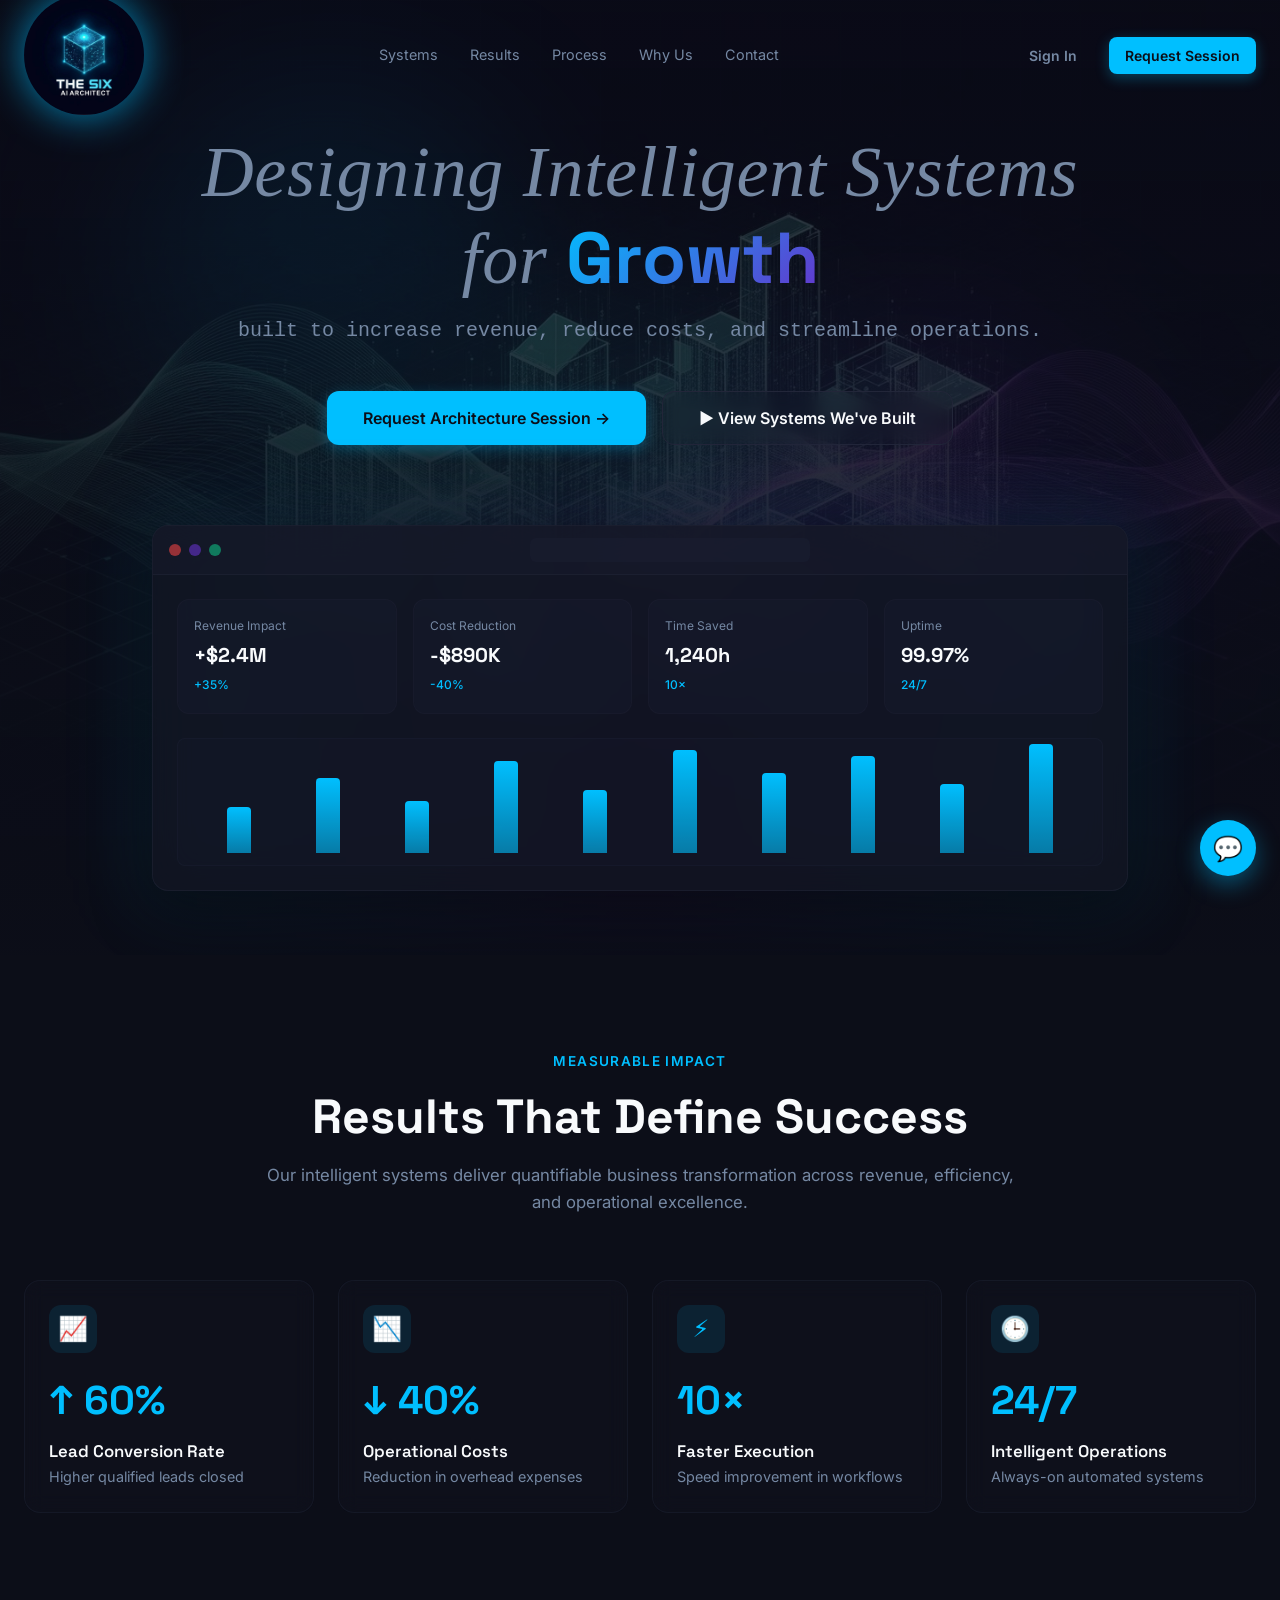
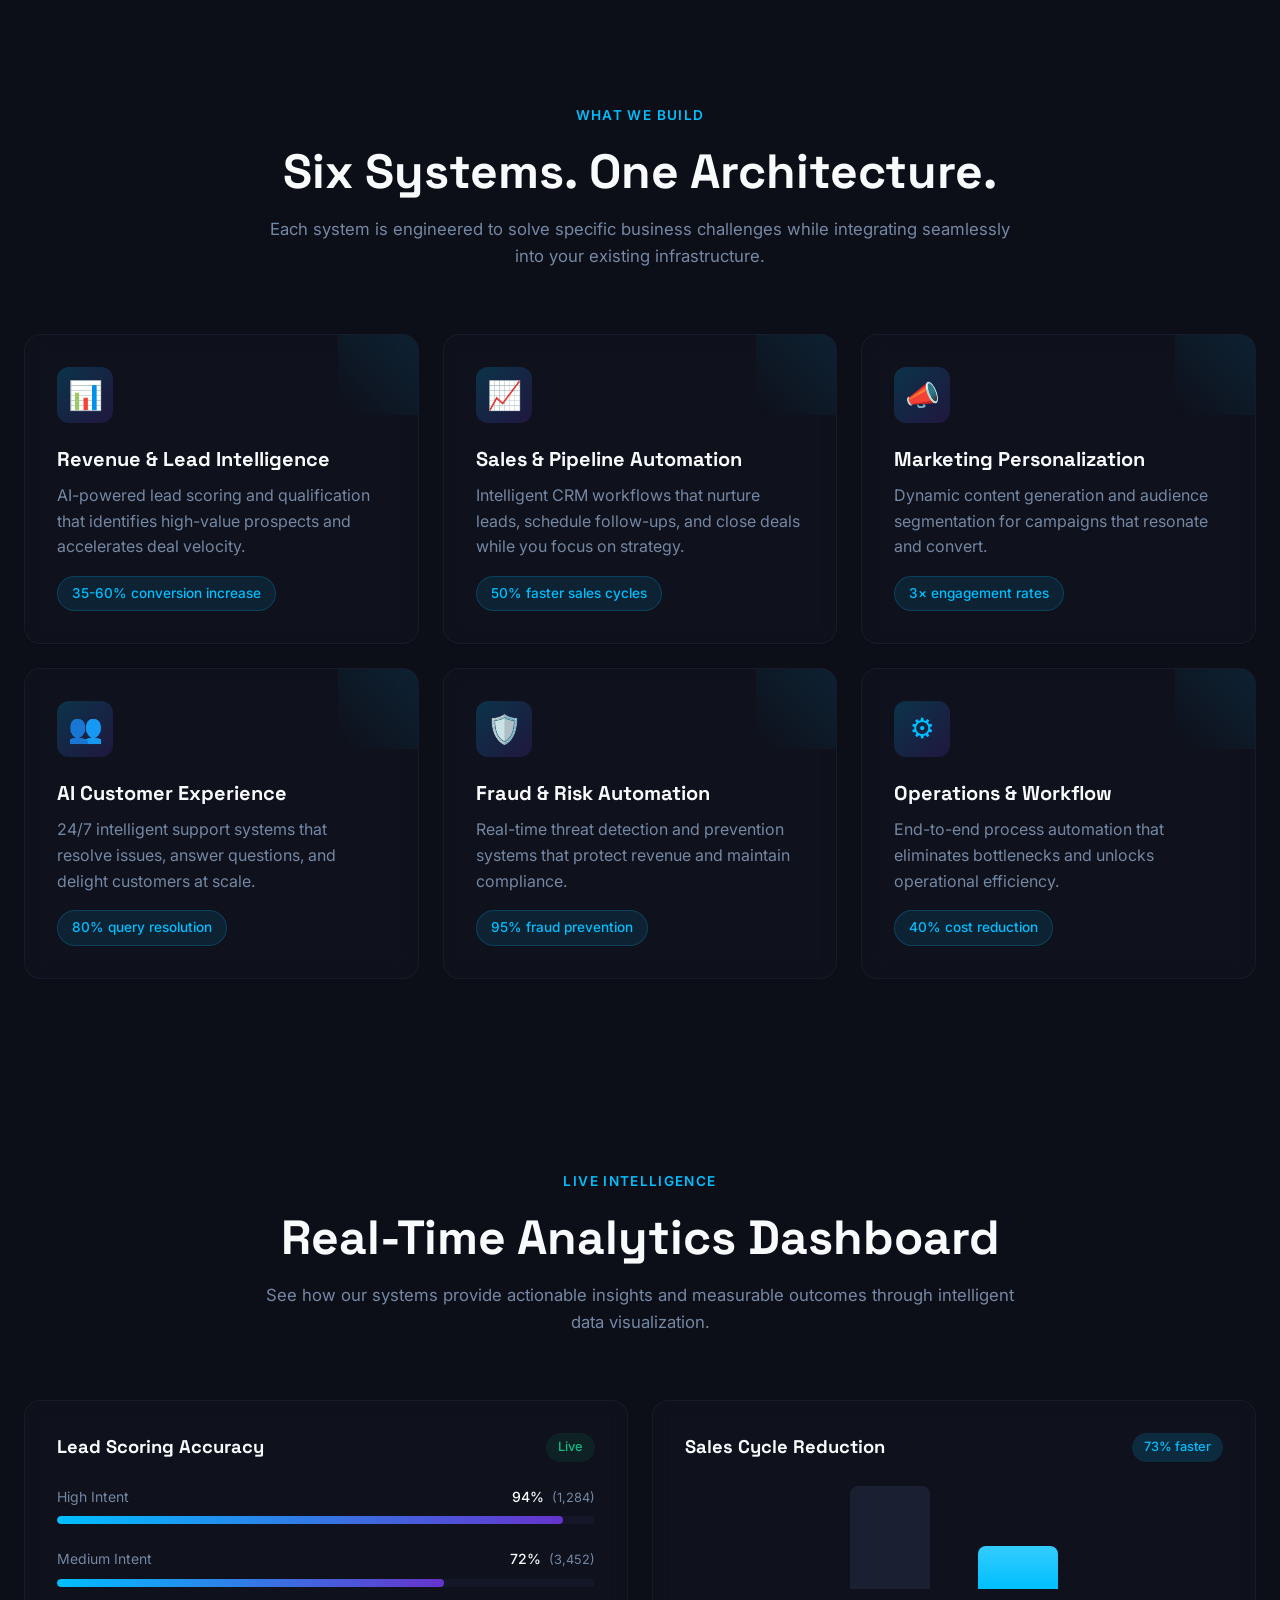
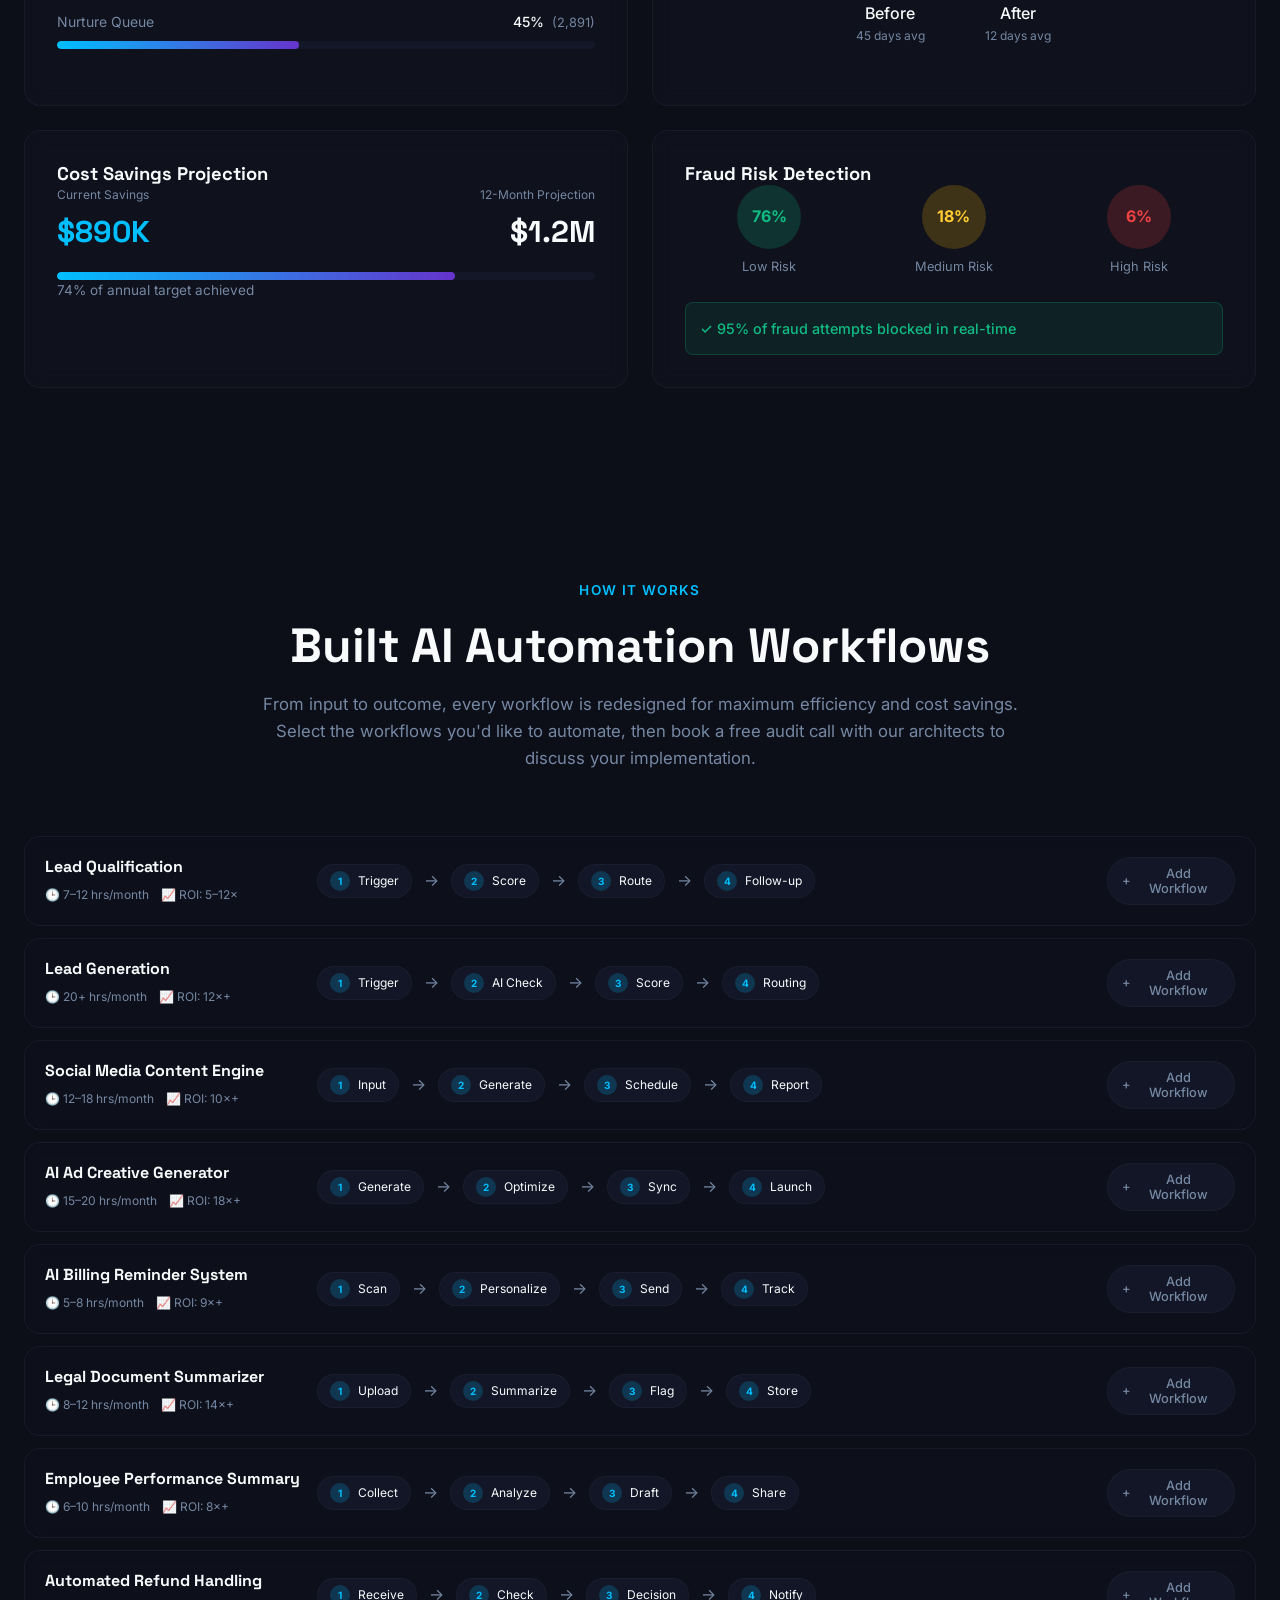
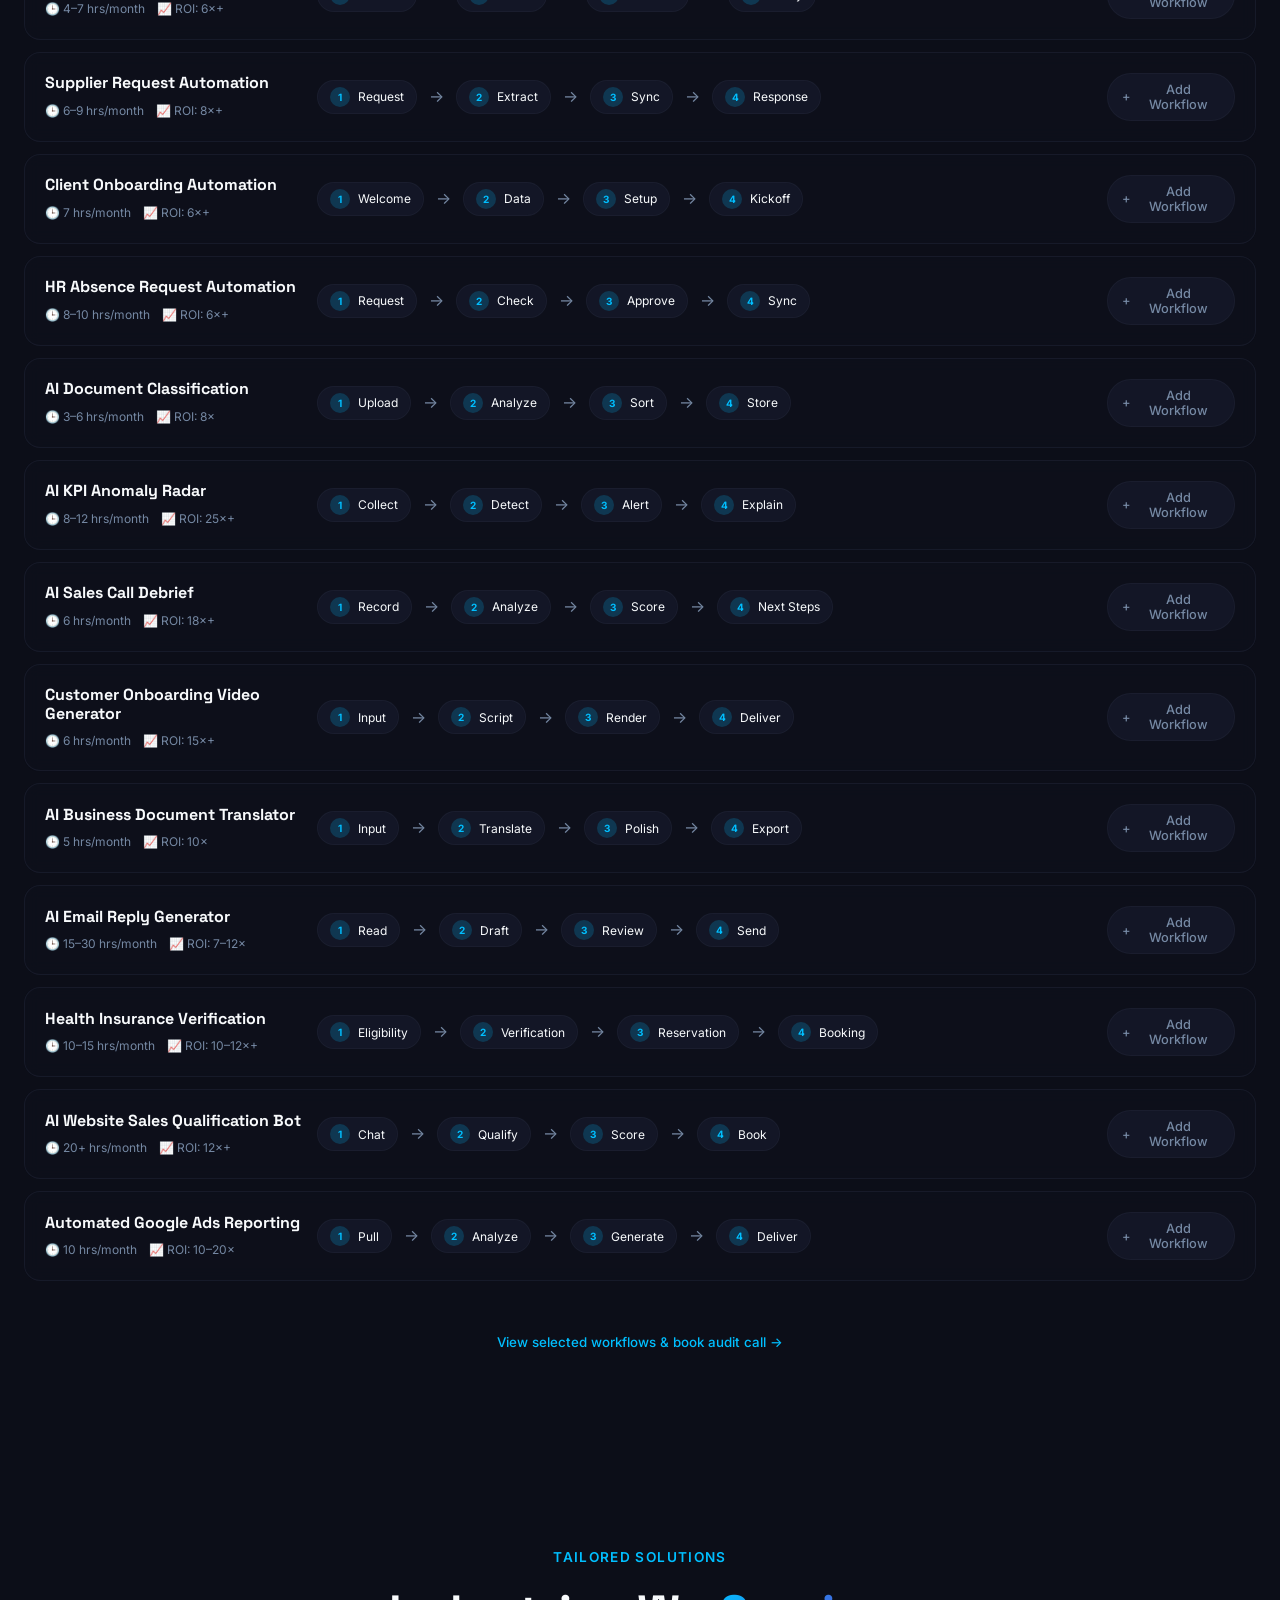
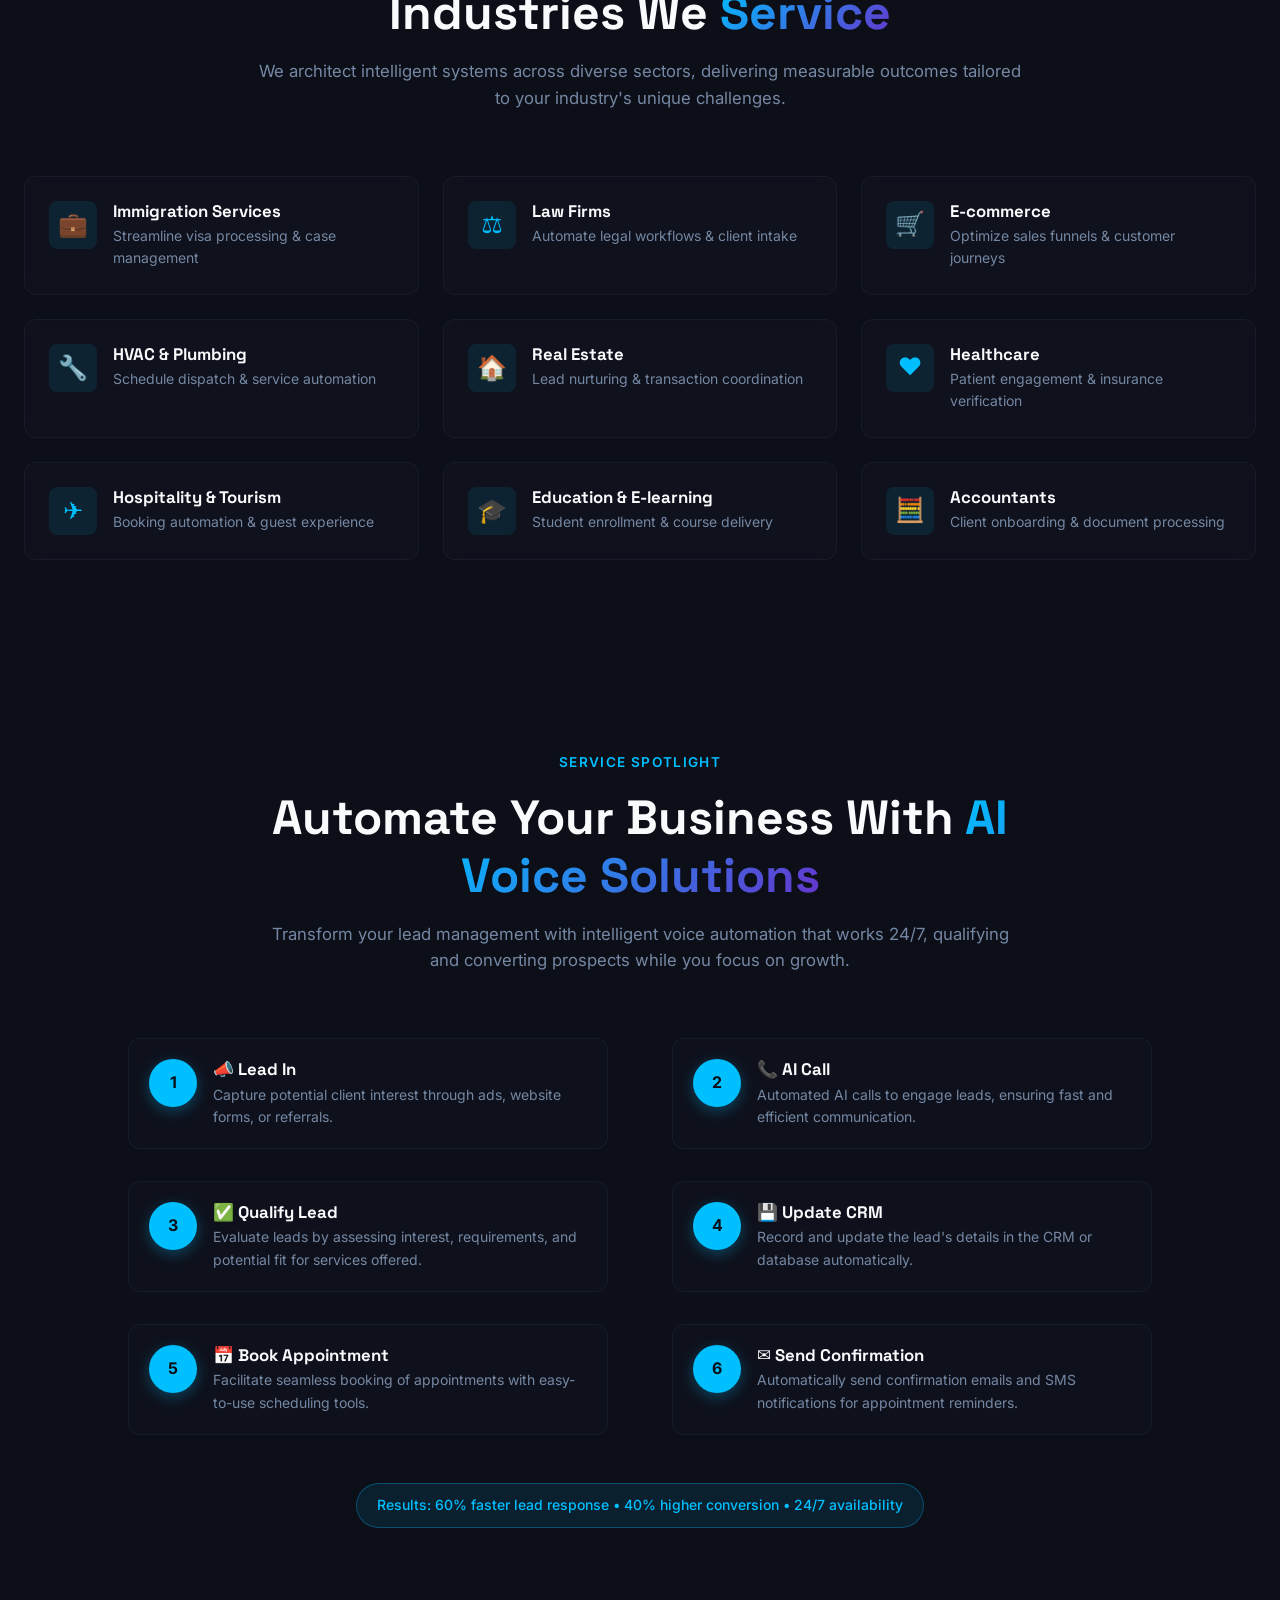
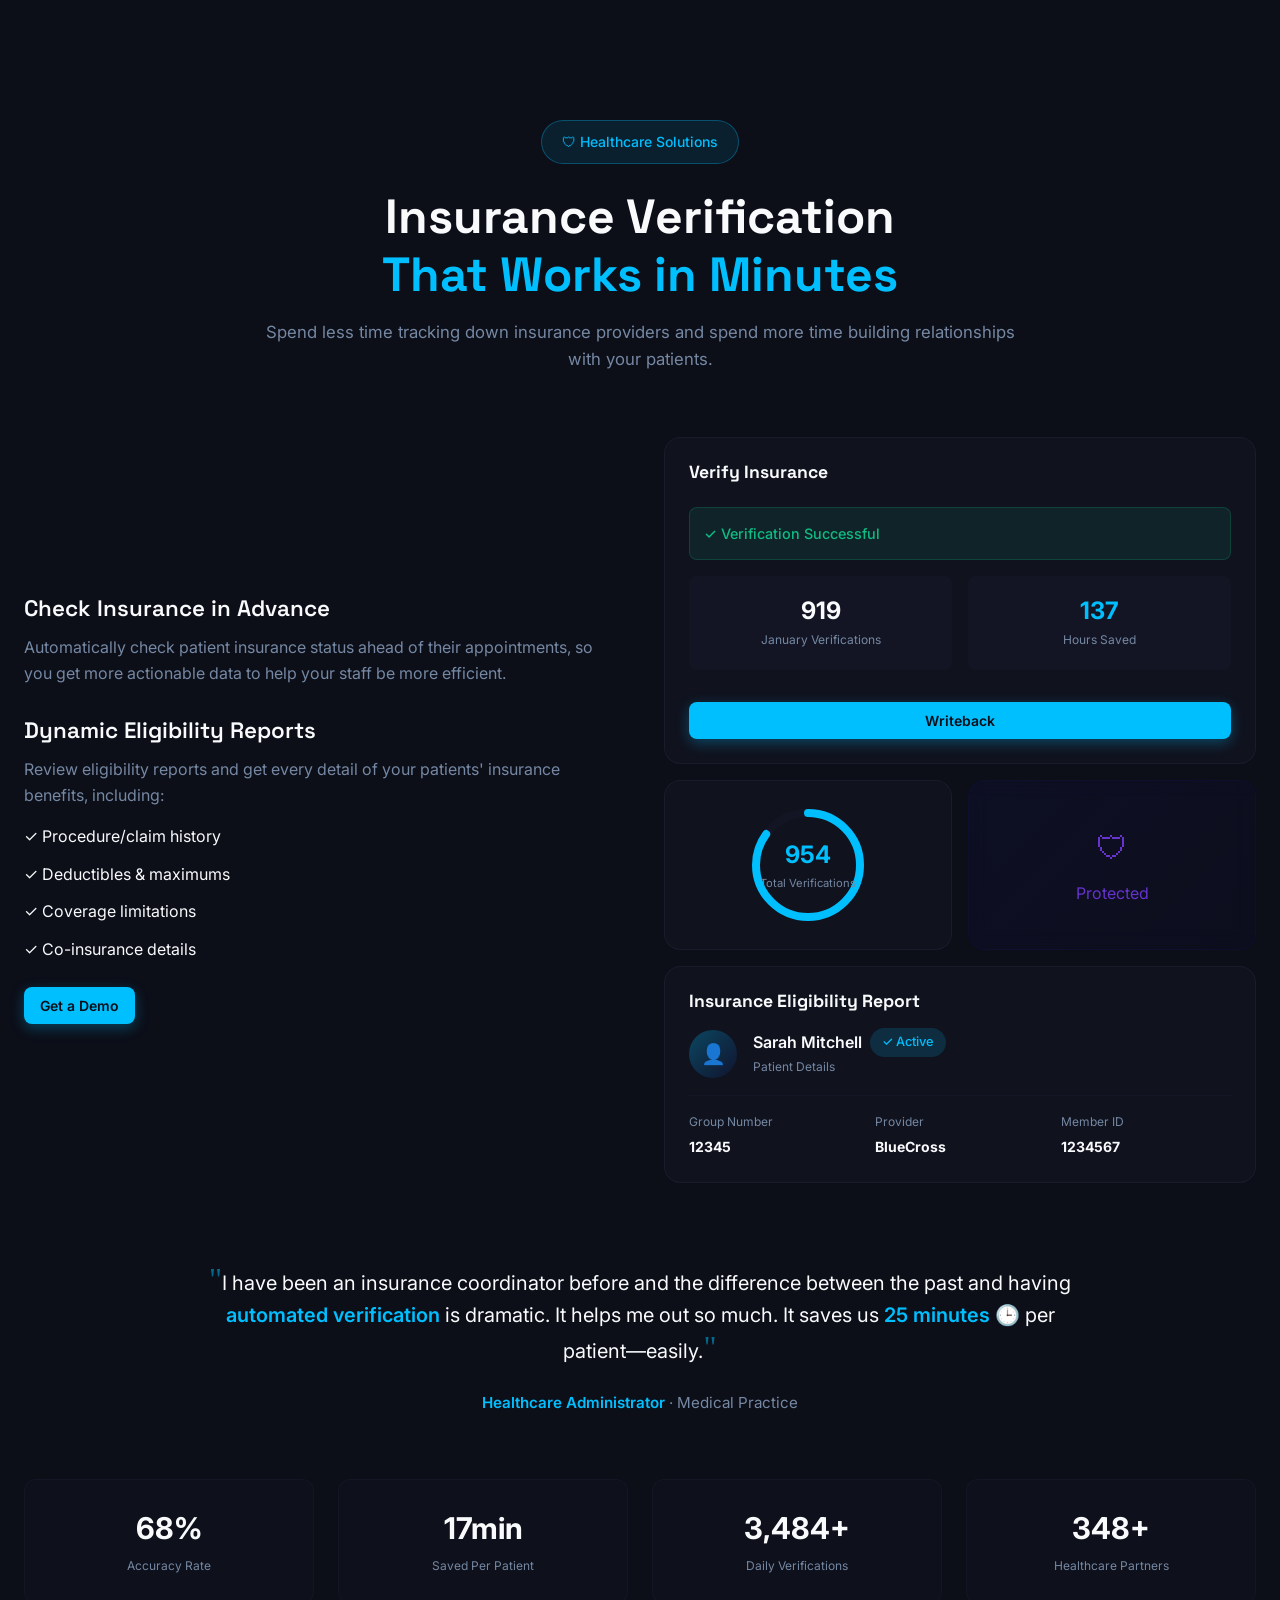
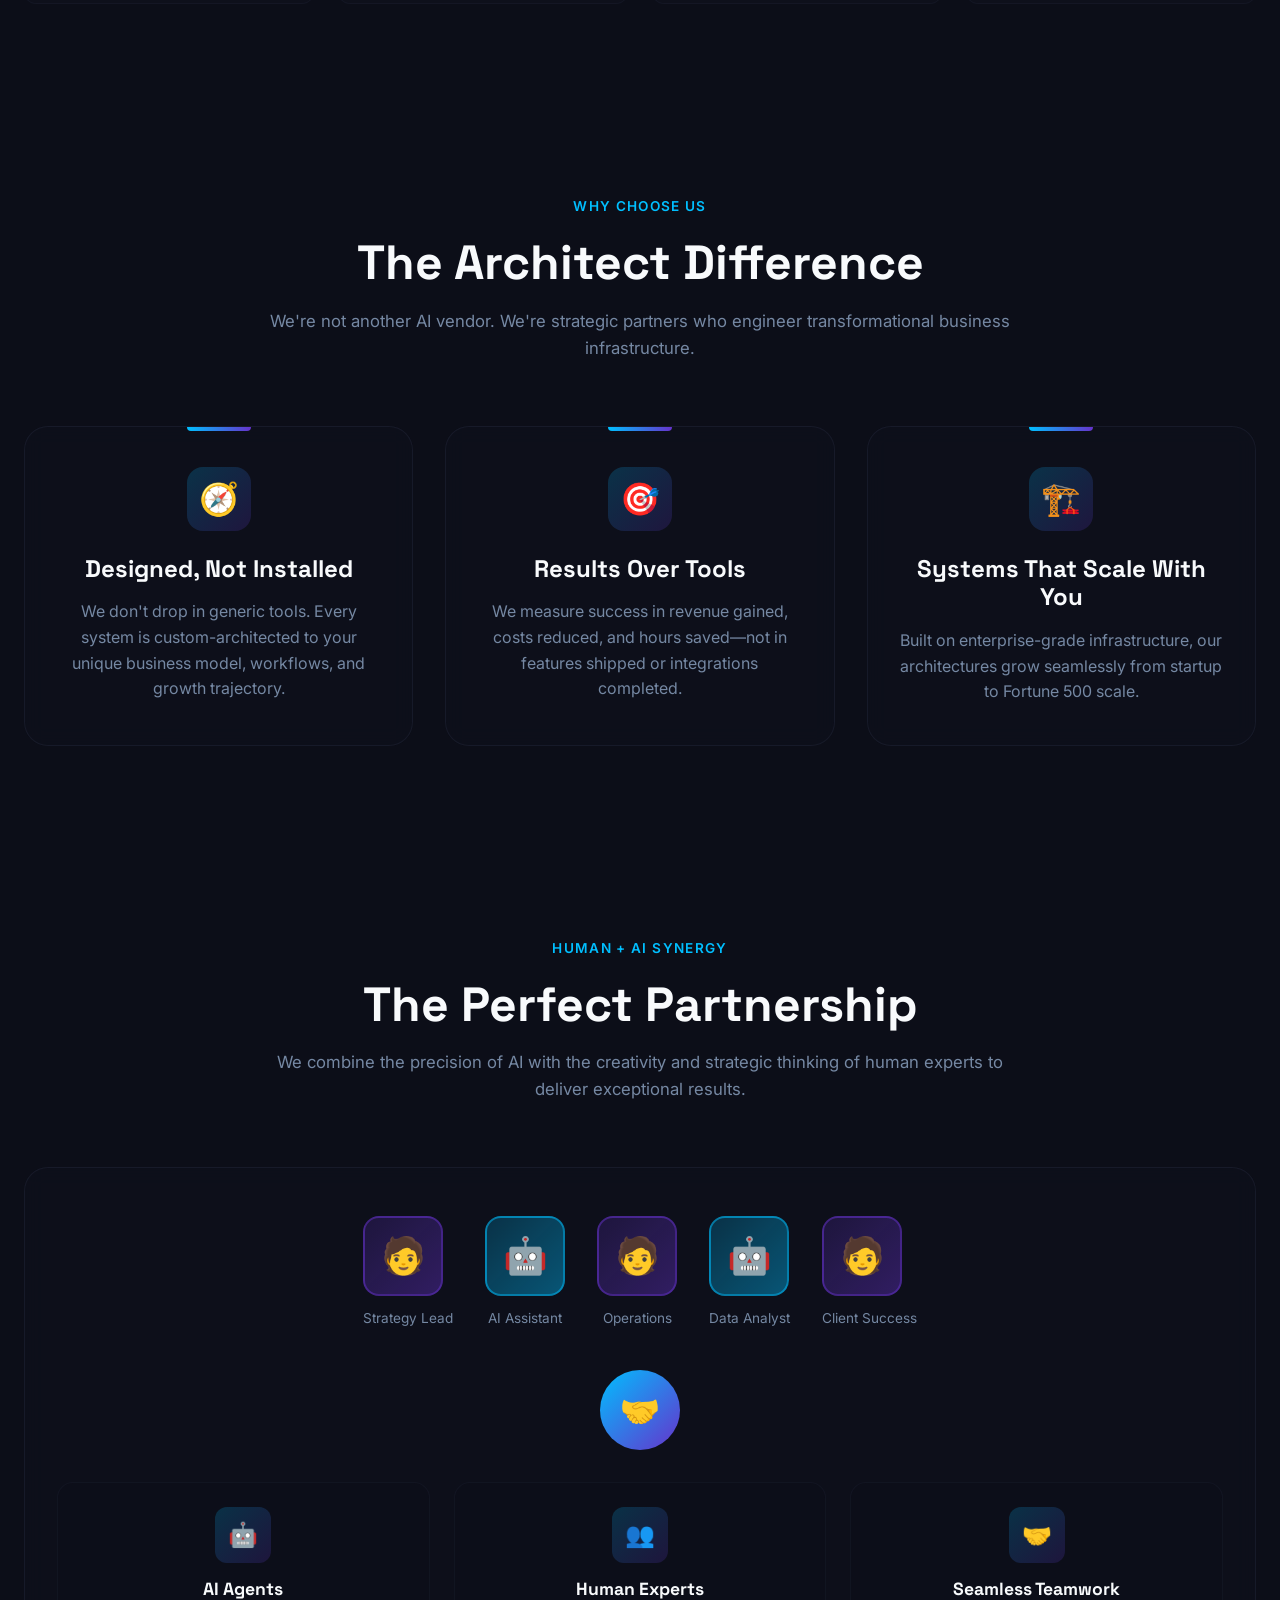
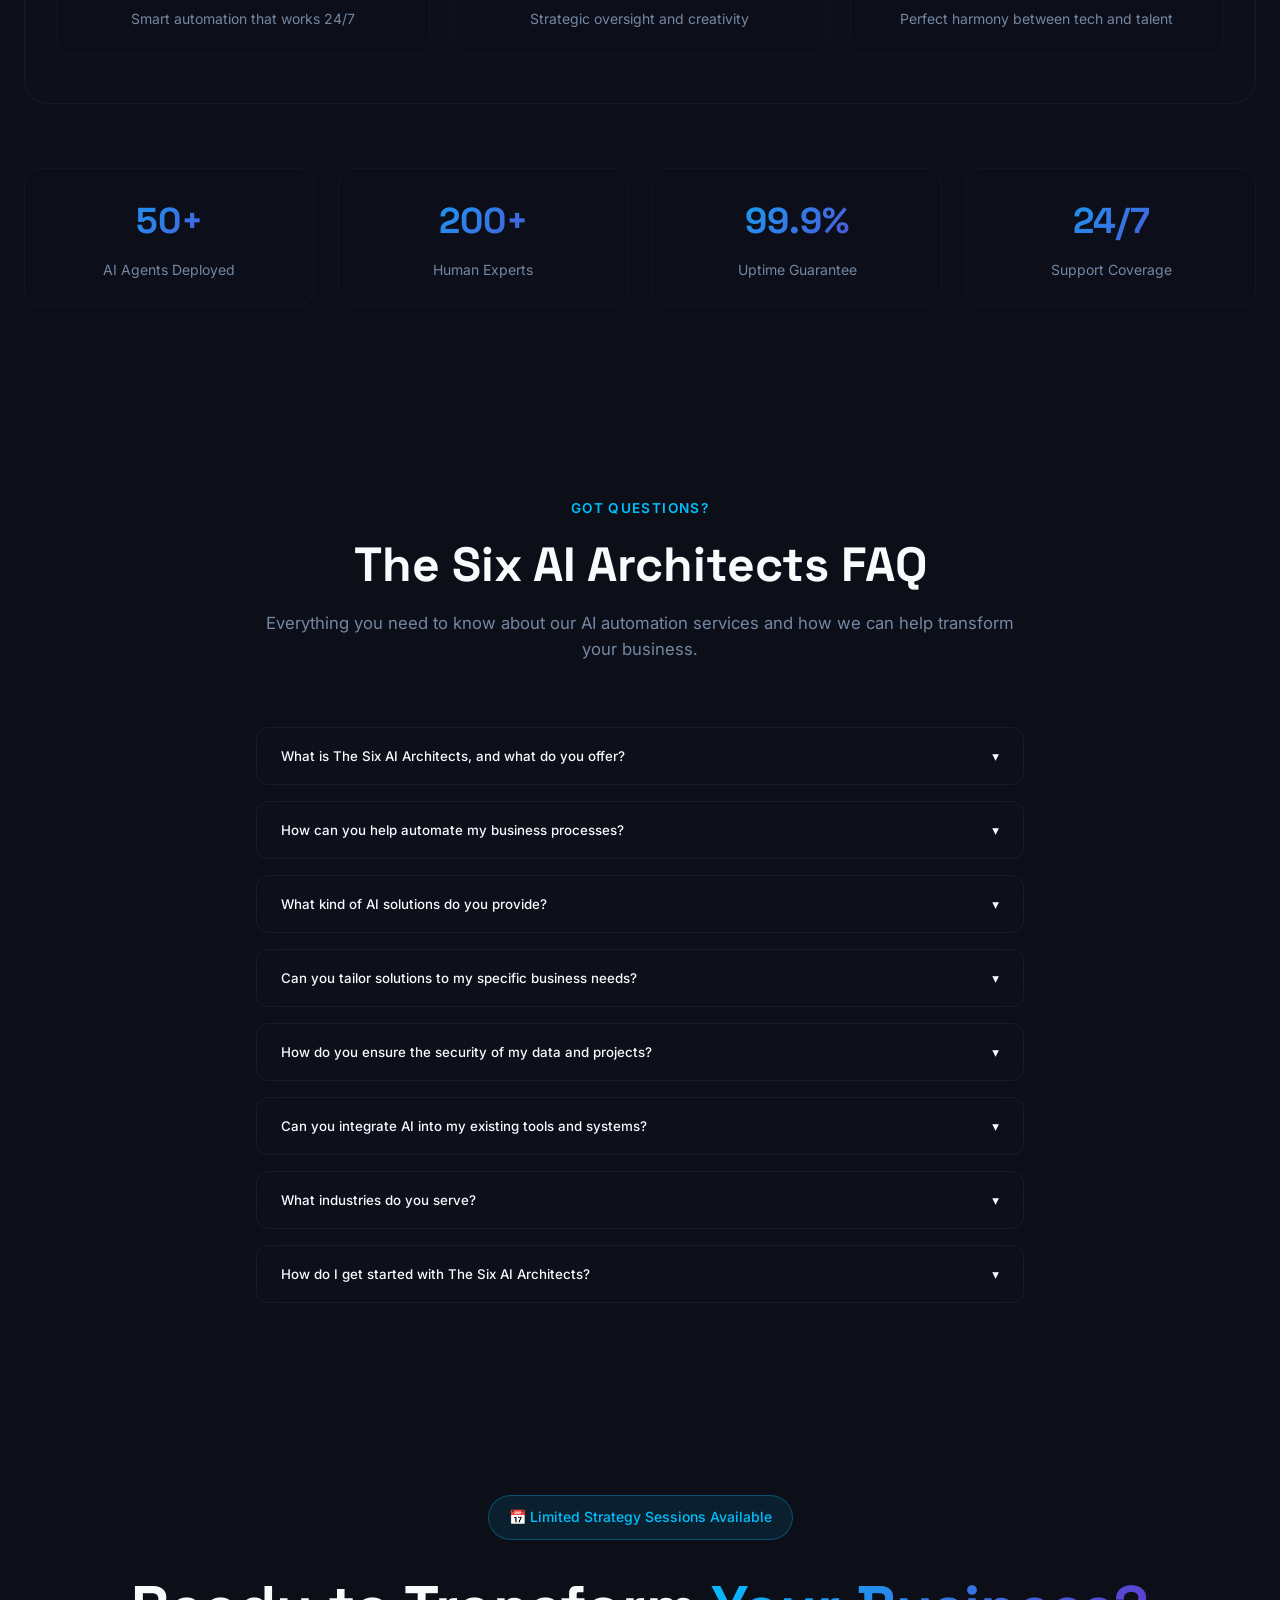
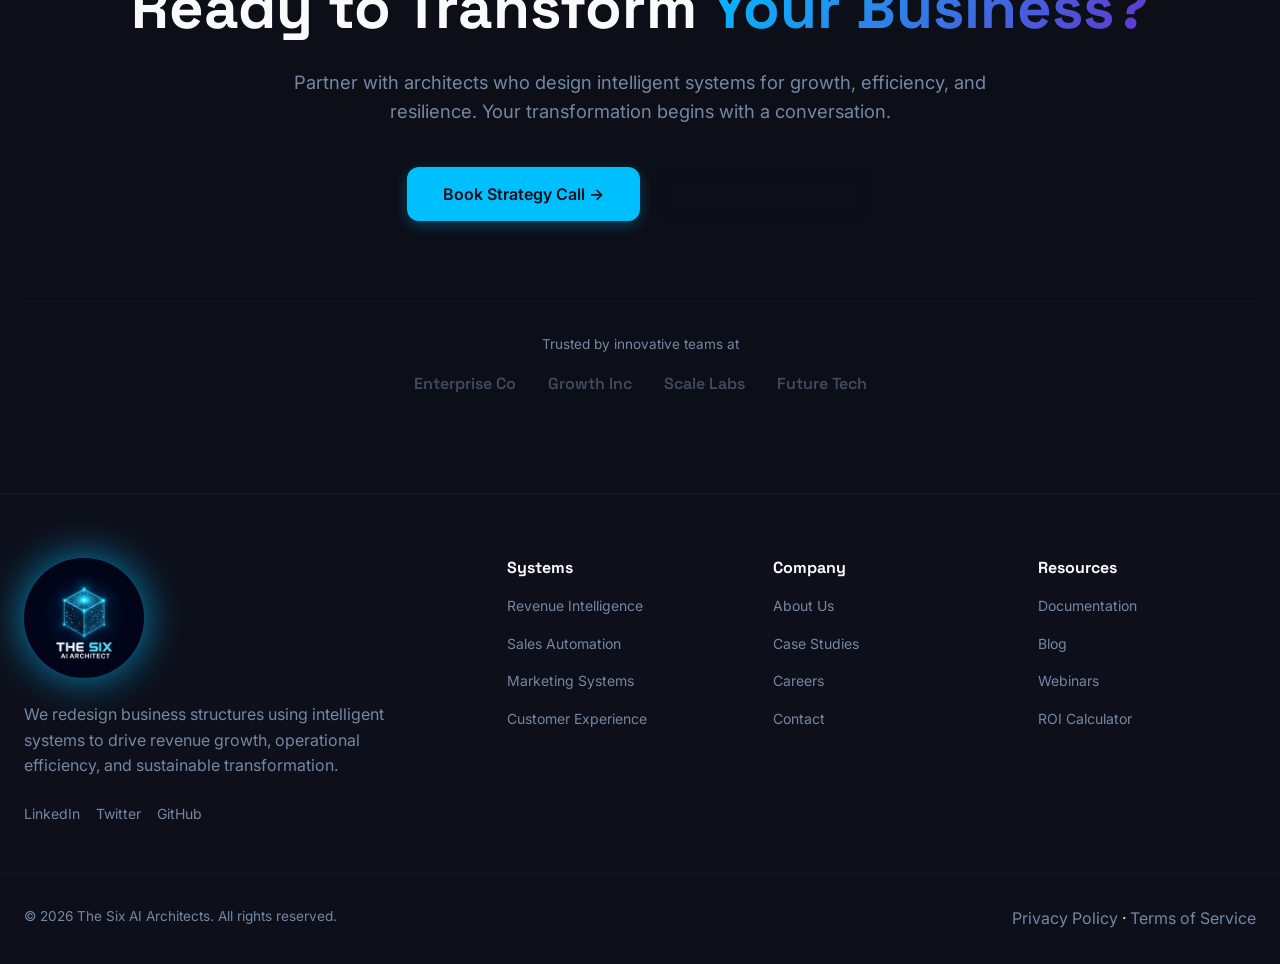
<file: index.html>
<!doctype html>
<html lang="en">
<head>
  <meta charset="UTF-8" />
  <meta name="viewport" content="width=device-width, initial-scale=1.0" />
  <title>The Six AI Architects — Designing Intelligent Systems for Growth</title>
  <meta name="description" content="We design custom AI automation systems that increase revenue, reduce costs, and streamline operations for enterprise teams." />
  <meta name="author" content="The Six AI Architects" />
  <meta property="og:title" content="The Six AI Architects" />
  <meta property="og:description" content="Designing Intelligent Systems for Growth." />
  <meta property="og:type" content="website" />
  <link rel="icon" href="assets/logo.jpg" />
  <link rel="preconnect" href="https://fonts.googleapis.com" />
  <link rel="preconnect" href="https://fonts.gstatic.com" crossorigin />
  <link href="https://fonts.googleapis.com/css2?family=Inter:wght@300;400;500;600;700&family=Space+Grotesk:wght@400;500;600;700&display=swap" rel="stylesheet" />
  <link rel="stylesheet" href="styles.css" />
</head>
<body>
  <!-- Floating Background Effects -->
  <div class="bg-effects" aria-hidden="true">
    <div class="grid-overlay"></div>
    <div class="orb orb-1"></div>
    <div class="orb orb-2"></div>
    <div class="orb orb-3"></div>
  </div>

  <!-- Navbar -->
  <header class="navbar" id="navbar">
    <div class="container nav-inner">
      <a href="#" class="brand">
        <img src="assets/logo.jpg" alt="The Six AI Architects" class="brand-logo" />
      </a>
      <nav class="nav-links">
        <a href="#systems">Systems</a>
        <a href="#results">Results</a>
        <a href="#process">Process</a>
        <a href="#why-us">Why Us</a>
        <a href="contact.html">Contact</a>
      </nav>
      <div class="nav-cta">
        <button class="btn btn-ghost">Sign In</button>
        <button class="btn btn-primary" data-scroll="#cta">Request Session</button>
      </div>
      <button class="nav-toggle" id="navToggle" aria-label="Menu">
        <svg viewBox="0 0 24 24" width="24" height="24" fill="none" stroke="currentColor" stroke-width="2"><line x1="3" y1="6" x2="21" y2="6"/><line x1="3" y1="12" x2="21" y2="12"/><line x1="3" y1="18" x2="21" y2="18"/></svg>
      </button>
    </div>
    <div class="mobile-menu" id="mobileMenu">
      <a href="#systems">Systems</a>
      <a href="#results">Results</a>
      <a href="#process">Process</a>
      <a href="#why-us">Why Us</a>
      <a href="contact.html">Contact</a>
      <button class="btn btn-primary" data-scroll="#cta">Request Session</button>
    </div>
  </header>

  <main>
    <!-- Hero -->
    <section class="hero">
      <div class="hero-bg" style="background-image:url('assets/hero-bg.jpg')"></div>
      <div class="hero-overlay"></div>
      <div class="container hero-content reveal">
        <h1 class="hero-headline">
          <span class="hero-label">Designing Intelligent Systems for</span> <span class="text-gradient">Growth</span>
          <span class="hero-sub">built to increase revenue, reduce costs, and streamline operations.</span>
        </h1>
        <div class="hero-ctas">
          <button class="btn btn-primary btn-xl" data-scroll="#cta">Request Architecture Session →</button>
          <button class="btn btn-outline btn-xl" data-scroll="#systems">▶ View Systems We've Built</button>
        </div>

        <div class="dashboard-preview reveal">
          <div class="dashboard-glow"></div>
          <div class="dashboard">
            <div class="dash-header">
              <span class="dot d-red"></span><span class="dot d-yellow"></span><span class="dot d-green"></span>
              <div class="dash-url"></div>
            </div>
            <div class="dash-body">
              <div class="dash-stats">
                <div class="dash-stat"><p class="ds-label">Revenue Impact</p><p class="ds-value">+$2.4M</p><span class="ds-trend">+35%</span></div>
                <div class="dash-stat"><p class="ds-label">Cost Reduction</p><p class="ds-value">-$890K</p><span class="ds-trend">-40%</span></div>
                <div class="dash-stat"><p class="ds-label">Time Saved</p><p class="ds-value">1,240h</p><span class="ds-trend">10×</span></div>
                <div class="dash-stat"><p class="ds-label">Uptime</p><p class="ds-value">99.97%</p><span class="ds-trend">24/7</span></div>
              </div>
              <div class="dash-chart" id="dashChart"></div>
            </div>
          </div>
        </div>
      </div>
    </section>

    <!-- Outcomes -->
    <section class="section" id="results">
      <div class="container">
        <div class="section-head reveal">
          <span class="eyebrow">Measurable Impact</span>
          <h2>Results That Define Success</h2>
          <p>Our intelligent systems deliver quantifiable business transformation across revenue, efficiency, and operational excellence.</p>
        </div>
        <div class="outcomes-grid" id="outcomesGrid"></div>
      </div>
    </section>

    <!-- Systems -->
    <section class="section" id="systems">
      <div class="container">
        <div class="section-head reveal">
          <span class="eyebrow">What We Build</span>
          <h2>Six Systems. One Architecture.</h2>
          <p>Each system is engineered to solve specific business challenges while integrating seamlessly into your existing infrastructure.</p>
        </div>
        <div class="systems-grid" id="systemsGrid"></div>
      </div>
    </section>

    <!-- Analytics -->
    <section class="section">
      <div class="container">
        <div class="section-head reveal">
          <span class="eyebrow">Live Intelligence</span>
          <h2>Real-Time Analytics Dashboard</h2>
          <p>See how our systems provide actionable insights and measurable outcomes through intelligent data visualization.</p>
        </div>
        <div class="analytics-grid">
          <div class="panel reveal">
            <div class="panel-head"><h3>Lead Scoring Accuracy</h3><span class="badge badge-success">Live</span></div>
            <div id="leadScoring" class="bar-list"></div>
          </div>
          <div class="panel reveal">
            <div class="panel-head"><h3>Sales Cycle Reduction</h3><span class="badge badge-primary">73% faster</span></div>
            <div class="cycle-chart">
              <div class="cycle-col"><div class="cycle-bar before" data-h="100"></div><p>Before</p><span>45 days avg</span></div>
              <div class="cycle-col"><div class="cycle-bar after" data-h="27"></div><p>After</p><span>12 days avg</span></div>
            </div>
          </div>
          <div class="panel reveal">
            <h3>Cost Savings Projection</h3>
            <div class="cost-row">
              <div><p class="ds-label">Current Savings</p><p class="cost-value primary">$890K</p></div>
              <div style="text-align:right"><p class="ds-label">12-Month Projection</p><p class="cost-value">$1.2M</p></div>
            </div>
            <div class="progress-track"><div class="progress-fill" data-w="74"></div></div>
            <p class="muted small">74% of annual target achieved</p>
          </div>
          <div class="panel reveal">
            <h3>Fraud Risk Detection</h3>
            <div class="risk-grid">
              <div class="risk"><div class="risk-circle risk-low">76%</div><p>Low Risk</p></div>
              <div class="risk"><div class="risk-circle risk-med">18%</div><p>Medium Risk</p></div>
              <div class="risk"><div class="risk-circle risk-high">6%</div><p>High Risk</p></div>
            </div>
            <div class="success-banner">✓ 95% of fraud attempts blocked in real-time</div>
          </div>
        </div>
      </div>
    </section>

    <!-- Workflows -->
    <section class="section" id="process">
      <div class="container">
        <div class="section-head reveal">
          <span class="eyebrow">How It Works</span>
          <h2>Built AI Automation Workflows</h2>
          <p>From input to outcome, every workflow is redesigned for maximum efficiency and cost savings.</p>
          <p class="muted small">Select the workflows you'd like to automate, then book a free audit call with our architects to discuss your implementation.</p>
        </div>
        <div id="workflowsList" class="workflows-list"></div>
        <div class="text-center mt-12">
          <button class="link-btn" id="viewCartLink">View selected workflows & book audit call →</button>
        </div>
      </div>
    </section>

    <!-- Industries -->
    <section class="section" id="industries">
      <div class="container">
        <div class="section-head reveal">
          <span class="eyebrow">Tailored Solutions</span>
          <h2>Industries We <span class="text-gradient">Service</span></h2>
          <p>We architect intelligent systems across diverse sectors, delivering measurable outcomes tailored to your industry's unique challenges.</p>
        </div>
        <div class="industries-grid" id="industriesGrid"></div>
      </div>
    </section>

    <!-- AI Voice -->
    <section class="section" id="ai-voice">
      <div class="container">
        <div class="section-head reveal">
          <span class="eyebrow">Service Spotlight</span>
          <h2>Automate Your Business With <span class="text-gradient">AI Voice Solutions</span></h2>
          <p>Transform your lead management with intelligent voice automation that works 24/7, qualifying and converting prospects while you focus on growth.</p>
        </div>
        <div class="voice-steps" id="voiceSteps"></div>
        <div class="text-center mt-12">
          <div class="pill-info">Results: 60% faster lead response • 40% higher conversion • 24/7 availability</div>
        </div>
      </div>
    </section>

    <!-- Insurance Verification -->
    <section class="section">
      <div class="container">
        <div class="section-head reveal">
          <div class="pill-info" style="margin-bottom:1.5rem">🛡 Healthcare Solutions</div>
          <h2>Insurance Verification<br><span class="text-primary">That Works in Minutes</span></h2>
          <p>Spend less time tracking down insurance providers and spend more time building relationships with your patients.</p>
        </div>
        <div class="insurance-grid">
          <div class="reveal">
            <h3 class="ins-title">Check Insurance in Advance</h3>
            <p class="muted">Automatically check patient insurance status ahead of their appointments, so you get more actionable data to help your staff be more efficient.</p>
            <h3 class="ins-title" style="margin-top:2rem">Dynamic Eligibility Reports</h3>
            <p class="muted">Review eligibility reports and get every detail of your patients' insurance benefits, including:</p>
            <ul class="check-list">
              <li>✓ Procedure/claim history</li>
              <li>✓ Deductibles & maximums</li>
              <li>✓ Coverage limitations</li>
              <li>✓ Co-insurance details</li>
            </ul>
            <button class="btn btn-primary" style="margin-top:1.5rem">Get a Demo</button>
          </div>
          <div class="reveal ins-cards">
            <div class="ins-card">
              <h4>Verify Insurance</h4>
              <div class="success-banner" style="margin-bottom:1rem">✓ Verification Successful</div>
              <div class="ins-stats">
                <div><div class="ins-stat-val" data-counter="1201">0</div><div class="ds-label">January Verifications</div></div>
                <div><div class="ins-stat-val primary" data-counter="180">0</div><div class="ds-label">Hours Saved</div></div>
              </div>
              <button class="btn btn-primary" style="width:100%;margin-top:1rem">Writeback</button>
            </div>
            <div class="ins-side">
              <div class="ins-card center">
                <div class="ring"><svg width="120" height="120"><circle cx="60" cy="60" r="52" stroke="hsl(var(--muted))" stroke-width="8" fill="none" opacity=".3"/><circle id="ringFill" cx="60" cy="60" r="52" stroke="hsl(var(--primary))" stroke-width="8" fill="none" stroke-linecap="round" stroke-dasharray="326.7" stroke-dashoffset="326.7" transform="rotate(-90 60 60)"/></svg><div class="ring-text"><strong data-counter="1247">0</strong><span>Total Verifications</span></div></div>
              </div>
              <div class="ins-card center protected"><div class="prot-icon">🛡</div><span>Protected</span></div>
            </div>
            <div class="ins-card">
              <h4>Insurance Eligibility Report</h4>
              <div class="patient-row">
                <div class="avatar">👤</div>
                <div class="patient-info"><div class="patient-name">Sarah Mitchell <span class="badge badge-primary">✓ Active</span></div><div class="ds-label">Patient Details</div></div>
              </div>
              <div class="plan-grid">
                <div><div class="ds-label">Group Number</div><strong>12345</strong></div>
                <div><div class="ds-label">Provider</div><strong>BlueCross</strong></div>
                <div><div class="ds-label">Member ID</div><strong>1234567</strong></div>
              </div>
            </div>
          </div>
        </div>
        <blockquote class="testimonial reveal">
          <span class="quote-mark">"</span>I have been an insurance coordinator before and the difference between the past and having <strong>automated verification</strong> is dramatic. It helps me out so much. It saves us <strong>25 minutes</strong> 🕒 per patient—easily.<span class="quote-mark">"</span>
          <footer><strong>Healthcare Administrator</strong> · Medical Practice</footer>
        </blockquote>
        <div class="bottom-stats">
          <div class="stat-card"><div class="stat-val" data-counter="98" data-suffix="%">0</div><div class="ds-label">Accuracy Rate</div></div>
          <div class="stat-card"><div class="stat-val" data-counter="25" data-suffix="min">0</div><div class="ds-label">Saved Per Patient</div></div>
          <div class="stat-card"><div class="stat-val" data-counter="5000" data-suffix="+">0</div><div class="ds-label">Daily Verifications</div></div>
          <div class="stat-card"><div class="stat-val" data-counter="500" data-suffix="+">0</div><div class="ds-label">Healthcare Partners</div></div>
        </div>
      </div>
    </section>

    <!-- Why Us -->
    <section class="section" id="why-us">
      <div class="container">
        <div class="section-head reveal">
          <span class="eyebrow">Why Choose Us</span>
          <h2>The Architect Difference</h2>
          <p>We're not another AI vendor. We're strategic partners who engineer transformational business infrastructure.</p>
        </div>
        <div class="pillars-grid" id="pillarsGrid"></div>
      </div>
    </section>

    <!-- Team Collaboration -->
    <section class="section">
      <div class="container">
        <div class="section-head reveal">
          <span class="eyebrow">Human + AI Synergy</span>
          <h2>The Perfect Partnership</h2>
          <p>We combine the precision of AI with the creativity and strategic thinking of human experts to deliver exceptional results.</p>
        </div>
        <div class="team-stage reveal">
          <div class="team-row" id="teamRow"></div>
          <div class="team-center">🤝</div>
          <div class="team-features">
            <div class="feature-card"><div class="feature-icon">🤖</div><h3>AI Agents</h3><p>Smart automation that works 24/7</p></div>
            <div class="feature-card"><div class="feature-icon">👥</div><h3>Human Experts</h3><p>Strategic oversight and creativity</p></div>
            <div class="feature-card"><div class="feature-icon">🤝</div><h3>Seamless Teamwork</h3><p>Perfect harmony between tech and talent</p></div>
          </div>
        </div>
        <div class="team-stats">
          <div class="t-stat"><div class="t-val text-gradient">50+</div><p>AI Agents Deployed</p></div>
          <div class="t-stat"><div class="t-val text-gradient">200+</div><p>Human Experts</p></div>
          <div class="t-stat"><div class="t-val text-gradient">99.9%</div><p>Uptime Guarantee</p></div>
          <div class="t-stat"><div class="t-val text-gradient">24/7</div><p>Support Coverage</p></div>
        </div>
      </div>
    </section>

    <!-- FAQ -->
    <section class="section" id="faq">
      <div class="container">
        <div class="section-head reveal">
          <span class="eyebrow">Got Questions?</span>
          <h2>The Six AI Architects FAQ</h2>
          <p>Everything you need to know about our AI automation services and how we can help transform your business.</p>
        </div>
        <div class="faq-list" id="faqList"></div>
      </div>
    </section>

    <!-- CTA -->
    <section class="section cta-section" id="cta">
      <div class="container reveal text-center">
        <div class="pill-info" style="margin-bottom:2rem">📅 Limited Strategy Sessions Available</div>
        <h2 class="big-headline">Ready to Transform <span class="text-gradient">Your Business?</span></h2>
        <p class="lead">Partner with architects who design intelligent systems for growth, efficiency, and resilience. Your transformation begins with a conversation.</p>
        <div class="hero-ctas" style="justify-content:center">
          <button class="btn btn-primary btn-xl">Book Strategy Call →</button>
          <button class="btn btn-outline btn-xl">View Case Studies</button>
        </div>
        <div class="trust">
          <p class="muted small">Trusted by innovative teams at</p>
          <div class="trust-logos"><span>Enterprise Co</span><span>Growth Inc</span><span>Scale Labs</span><span>Future Tech</span></div>
        </div>
      </div>
    </section>
  </main>

  <!-- Footer -->
  <footer class="site-footer">
    <div class="container footer-grid">
      <div class="footer-brand">
        <img src="assets/logo.jpg" alt="The Six AI" class="footer-logo" style="border-radius:50%" />
        <p class="muted">We redesign business structures using intelligent systems to drive revenue growth, operational efficiency, and sustainable transformation.</p>
        <div class="socials"><a href="#">LinkedIn</a><a href="#">Twitter</a><a href="#">GitHub</a></div>
      </div>
      <div><h4>Systems</h4><ul><li><a href="#">Revenue Intelligence</a></li><li><a href="#">Sales Automation</a></li><li><a href="#">Marketing Systems</a></li><li><a href="#">Customer Experience</a></li></ul></div>
      <div><h4>Company</h4><ul><li><a href="#">About Us</a></li><li><a href="#">Case Studies</a></li><li><a href="#">Careers</a></li><li><a href="#">Contact</a></li></ul></div>
      <div><h4>Resources</h4><ul><li><a href="#">Documentation</a></li><li><a href="#">Blog</a></li><li><a href="#">Webinars</a></li><li><a href="#">ROI Calculator</a></li></ul></div>
    </div>
    <div class="container footer-bottom">
      <p class="muted small">© <span id="year"></span> The Six AI Architects. All rights reserved.</p>
      <div><a href="#" class="muted">Privacy Policy</a> · <a href="#" class="muted">Terms of Service</a></div>
    </div>
  </footer>

  <!-- Scroll to top -->
  <button class="scroll-top" id="scrollTop" aria-label="Scroll to top">↑</button>

  <!-- Chat widget -->
  <button class="chat-fab" id="chatFab" aria-label="Open chat">💬</button>
  <div class="chat-window" id="chatWindow">
    <div class="chat-header">
      <div><strong>The Six AI Architects</strong><div class="ds-label">Usually replies instantly</div></div>
      <button id="chatClose" aria-label="Close">✕</button>
    </div>
    <div class="chat-messages" id="chatMessages"></div>
    <form class="chat-input" id="chatForm">
      <input type="text" id="chatInput" placeholder="Type your message..." />
      <button type="submit">→</button>
    </form>
  </div>

  <!-- Workflow Cart Drawer -->
  <div class="cart-overlay" id="cartOverlay"></div>
  <aside class="cart-drawer" id="cartDrawer" aria-label="Workflow cart">
    <div class="cart-header">
      <h3>Your Workflow Cart</h3>
      <button id="cartClose" aria-label="Close">✕</button>
    </div>
    <div class="cart-body" id="cartBody"></div>
    <div class="cart-footer">
      <p class="muted small">Ready to discuss implementation? Book a free audit call with our architects.</p>
      <button class="btn btn-primary" style="width:100%">Book Audit Call →</button>
    </div>
  </aside>

  <!-- Floating cart button -->
  <button class="cart-fab" id="cartFab" aria-label="Open cart">
    🛒 <span id="cartCount" class="cart-count">0</span>
  </button>

  <script src="script.js"></script>
</body>
</html>
</file>
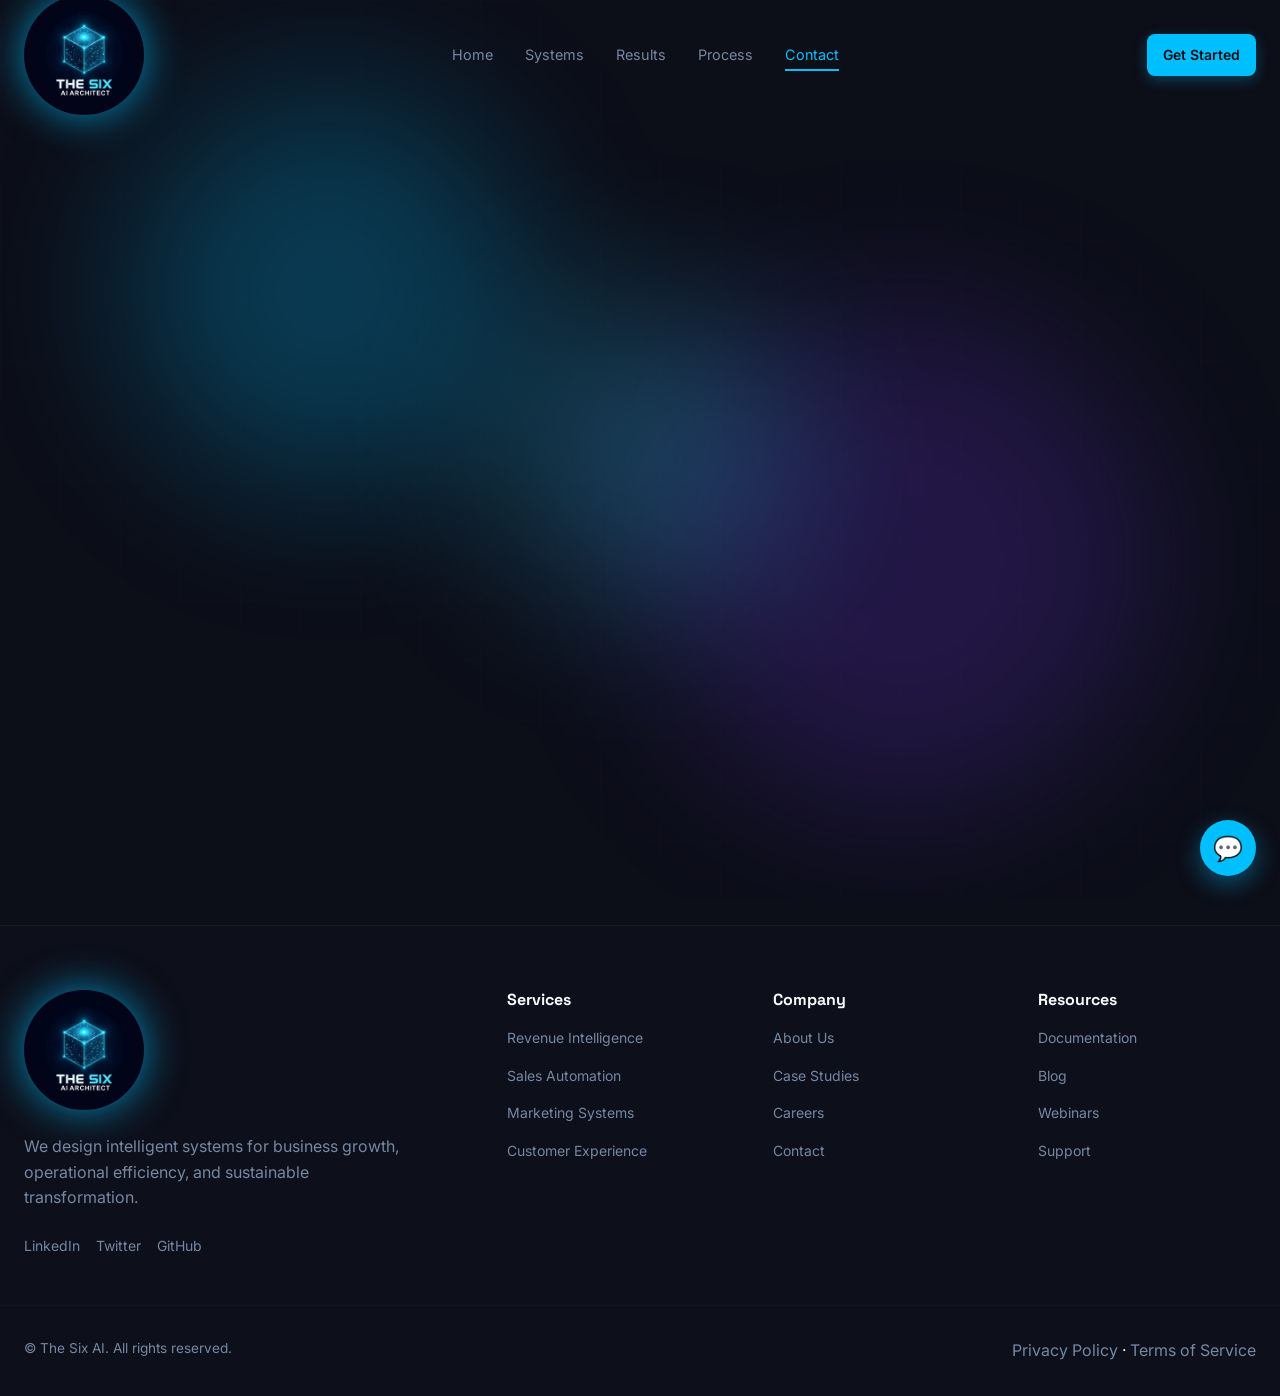
<file: contact.html>
<!doctype html>
<html lang="en">
<head>
  <meta charset="UTF-8" />
  <meta name="viewport" content="width=device-width, initial-scale=1.0" />
  <title>Contact Us — The Six AI</title>
  <meta name="description" content="Get in touch with The Six AI. Ready to transform your business? Contact us today." />
  <link rel="icon" href="assets/logo.jpg" />
  <link rel="preconnect" href="https://fonts.googleapis.com" />
  <link rel="preconnect" href="https://fonts.gstatic.com" crossorigin />
  <link href="https://fonts.googleapis.com/css2?family=Inter:wght@300;400;500;600;700&family=Space+Grotesk:wght@400;500;600;700&display=swap" rel="stylesheet" />
  <link rel="stylesheet" href="styles.css" />
</head>
<body>
  <!-- Background Effects -->
  <div class="bg-effects">
    <div class="grid-overlay"></div>
    <div class="orb orb-1"></div>
    <div class="orb orb-2"></div>
    <div class="orb orb-3"></div>
  </div>

  <!-- Header loaded via partials -->
  <div id="header-placeholder"></div>

  <main>
    <section class="contact-page">
      <div class="container">
        <div class="contact-header reveal">
          <h1>Get in <span class="text-gradient">Touch</span></h1>
          <p>Have a project in mind? We'd love to hear from you. Send us a message and we'll get back to you within 24 hours.</p>
        </div>

        <div class="contact-wrapper">
          <!-- Contact Info Cards -->
          <div class="contact-info reveal">
            <div class="info-card">
              <div class="info-icon">📧</div>
              <div class="info-content">
                <h3>Email Us</h3>
                <a href="mailto:contact@thesixai.ca">contact@thesixai.ca</a>
              </div>
            </div>
            
            <div class="info-card">
              <div class="info-icon">📍</div>
              <div class="info-content">
                <h3>Location</h3>
                <p>San Francisco, CA</p>
              </div>
            </div>
            
            <div class="info-card">
              <div class="info-icon">⏰</div>
              <div class="info-content">
                <h3>Response Time</h3>
                <p>Within 24 hours</p>
              </div>
            </div>
            
            <div class="info-card">
              <div class="info-icon">💬</div>
              <div class="info-content">
                <h3>Live Chat</h3>
                <p>Available 9am-6pm PST</p>
              </div>
            </div>
          </div>

          <!-- Contact Form -->
          <div class="contact-form-card reveal">
            <form id="contactForm">
              <h3>Send us a Message</h3>
              
              <div class="form-row">
                <div class="form-group">
                  <label for="name">Name *</label>
                  <input type="text" id="name" name="name" placeholder="Your name" required />
                </div>
                <div class="form-group">
                  <label for="email">Email *</label>
                  <input type="email" id="email" name="email" placeholder="your@email.com" required />
                </div>
              </div>
              
              <div class="form-group">
                <label for="subject">Subject</label>
                <input type="text" id="subject" name="subject" placeholder="What is this about?" />
              </div>
              
              <div class="form-group">
                <label for="message">Message *</label>
                <textarea id="message" name="message" rows="5" placeholder="Tell us about your project, goals, and timeline..." required></textarea>
              </div>
              
              <button type="submit" class="btn btn-primary btn-full" id="submitBtn">
                <span>Send Message</span>
                <svg width="20" height="20" viewBox="0 0 24 24" fill="none" stroke="currentColor" stroke-width="2"><line x1="22" y1="2" x2="11" y2="13"/><polygon points="22 2 15 22 11 13 2 9 22 2"/></svg>
              </button>
            </form>
          </div>
        </div>
      </div>
    </section>
  </main>

  <!-- Footer loaded via partials -->
  <div id="footer-placeholder"></div>

  <script src="partials-loader.js"></script>
  <script>
    // Contact form handler (works with or without partials)
    document.addEventListener('submit', function(e) {
      if (e.target && e.target.id === 'contactForm') {
        e.preventDefault();
        var btn = document.getElementById('submitBtn');
        if (!btn) return;
        
        var original = btn.innerHTML;
        btn.innerHTML = '<span>Sending...</span>';
        btn.disabled = true;
        
        setTimeout(function() {
          btn.innerHTML = '<span>✓ Sent!</span>';
          btn.style.background = 'hsl(160, 84%, 39%)';
          e.target.reset();
          
          setTimeout(function() {
            btn.innerHTML = original;
            btn.style.background = '';
            btn.disabled = false;
          }, 2500);
        }, 1200);
      }
    });
  </script>
</body>
</html>
</file>
<file: styles.css>
/* The Six AI Architects — Vanilla Static Build */
:root{
  --background:230 35% 7%;
  --foreground:210 40% 98%;
  --card:230 30% 10%;
  --card-elevated:230 28% 12%;
  --primary:195 100% 50%;
  --primary-foreground:230 35% 7%;
  --primary-glow:195 100% 60%;
  --secondary:240 60% 20%;
  --muted:230 30% 15%;
  --muted-foreground:215 20% 55%;
  --accent:260 60% 50%;
  --accent-glow:260 80% 65%;
  --success:160 84% 40%;
  --destructive:0 84% 60%;
  --border:230 25% 18%;
  --radius:1rem;
}
*{box-sizing:border-box;margin:0;padding:0}
html{scroll-behavior:smooth}
body{
  font-family:'Inter',system-ui,sans-serif;
  background:hsl(var(--background));
  color:hsl(var(--foreground));
  line-height:1.6;
  overflow-x:hidden;
  -webkit-font-smoothing:antialiased;
}
h1,h2,h3,h4{font-family:'Space Grotesk',system-ui,sans-serif;line-height:1.2;font-weight:700}
a{color:inherit;text-decoration:none}
ul{list-style:none}
img{max-width:100%;display:block}
button{font-family:inherit;cursor:pointer;border:none;background:none;color:inherit}

.container{max-width:1280px;margin:0 auto;padding:0 1.5rem}
.text-center{text-align:center}
.mt-12{margin-top:3rem}
.muted{color:hsl(var(--muted-foreground))}
.small{font-size:.85rem}
.text-primary{color:hsl(var(--primary))}
.text-gradient{
  background:linear-gradient(135deg,hsl(var(--primary)) 0%,hsl(var(--accent)) 100%);
  -webkit-background-clip:text;background-clip:text;color:transparent;
}

/* Background effects */
.bg-effects{position:fixed;inset:0;z-index:-1;pointer-events:none;overflow:hidden}
.grid-overlay{
  position:absolute;inset:0;opacity:.15;
  background-image:
    linear-gradient(hsl(var(--border)/.4) 1px,transparent 1px),
    linear-gradient(90deg,hsl(var(--border)/.4) 1px,transparent 1px);
  background-size:60px 60px;
}
.orb{position:absolute;border-radius:50%;filter:blur(80px);opacity:.25;animation:float 12s ease-in-out infinite}
.orb-1{top:10%;left:10%;width:400px;height:400px;background:hsl(var(--primary))}
.orb-2{bottom:10%;right:10%;width:500px;height:500px;background:hsl(var(--accent));animation-delay:-4s}
.orb-3{top:50%;left:50%;width:300px;height:300px;background:hsl(var(--primary-glow));animation-delay:-8s;transform:translate(-50%,-50%)}
@keyframes float{0%,100%{transform:translateY(0) scale(1)}50%{transform:translateY(-30px) scale(1.05)}}
.orb-3{0%,100%{transform:translate(-50%,-50%) scale(1)}50%{transform:translate(-50%,-60%) scale(1.05)}}

/* Navbar */
.navbar{
  position:fixed;top:0;left:0;right:0;z-index:50;
  transition:all .3s ease;background:transparent;
}
.navbar.scrolled{
  background:hsl(var(--background)/.8);
  backdrop-filter:blur(20px);
  border-bottom:1px solid hsl(var(--border)/.5);
}
.nav-inner{display:flex;align-items:center;justify-content:space-between;height:80px}
.brand-logo{height:80px;width:auto;border-radius:50%;filter:drop-shadow(0 0 20px hsl(var(--primary)/.7))}
.nav-links{display:none;gap:2rem}
.nav-links a{color:hsl(var(--muted-foreground));font-size:.9rem;transition:color .2s;position:relative}
.nav-links a:hover{color:hsl(var(--foreground))}
.nav-links a::after{content:'';position:absolute;bottom:-4px;left:0;width:0;height:2px;background:hsl(var(--primary));transition:width .3s}
.nav-links a:hover::after{width:100%}
.nav-cta{display:none;gap:1rem;align-items:center}
.nav-toggle{display:flex;flex-direction:column;gap:5px;color:hsl(var(--foreground));padding:.5rem;cursor:pointer}
.nav-toggle span{display:block;width:24px;height:2px;background:hsl(var(--foreground));transition:transform .3s,opacity .3s}
.nav-toggle.active span:nth-child(1){transform:rotate(45deg) translate(5px,5px)}
.nav-toggle.active span:nth-child(2){opacity:0}
.nav-toggle.active span:nth-child(3){transform:rotate(-45deg) translate(5px,-5px)}
@media(min-width:1024px){
  .nav-inner{height:110px}
  .brand-logo{height:120px}
  .nav-links,.nav-cta{display:flex}
  .nav-toggle{display:none}
}
.mobile-menu{display:none;flex-direction:column;gap:1rem;padding:1.5rem;border-top:1px solid hsl(var(--border)/.5);background:hsl(var(--background)/.95);backdrop-filter:blur(20px)}
.mobile-menu.open{display:flex}
.mobile-menu a{padding:.5rem 0;color:hsl(var(--muted-foreground))}

/* Buttons */
.btn{
  display:inline-flex;align-items:center;justify-content:center;gap:.5rem;
  padding:.625rem 1rem;border-radius:.5rem;font-size:.875rem;font-weight:600;
  transition:all .2s ease;white-space:nowrap;
}
.btn-ghost{color:hsl(var(--muted-foreground))}
.btn-ghost:hover{background:hsl(var(--muted));color:hsl(var(--foreground))}
.btn-primary{background:hsl(var(--primary));color:hsl(var(--primary-foreground));box-shadow:0 4px 14px hsl(var(--primary)/.3)}
.btn-primary:hover{transform:translateY(-2px);box-shadow:0 8px 24px hsl(var(--primary)/.4)}
.btn-outline{border:1px solid hsl(var(--border));background:transparent;color:hsl(var(--foreground));backdrop-filter:blur(8px)}
.btn-outline:hover{border-color:hsl(var(--primary)/.5);color:hsl(var(--primary));background:hsl(var(--primary)/.05)}
.btn-xl{padding:1rem 2.25rem;font-size:1rem;border-radius:.75rem}

/* Reveal animation */
.reveal{opacity:0;transform:translateY(30px);transition:opacity .8s ease,transform .8s ease}
.reveal.in{opacity:1;transform:translateY(0)}

/* Hero */
.hero{position:relative;min-height:100vh;display:flex;align-items:center;justify-content:center;padding:8rem 0 4rem;overflow:hidden}
.hero-bg{position:absolute;inset:0;background-size:cover;background-position:center;opacity:.4}
.hero-overlay{position:absolute;inset:0;background:linear-gradient(180deg,hsl(var(--background)/.4) 0%,hsl(var(--background)/.8) 60%,hsl(var(--background)) 100%)}
.hero-content{position:relative;z-index:2;max-width:64rem;text-align:center}
.hero-headline{font-size:clamp(2.5rem,6vw,4.5rem);font-weight:700;margin-bottom:3rem}
.hero-label{font-family:Georgia,serif;font-weight:400;letter-spacing:.01em;color:hsl(var(--muted-foreground));font-style:italic}
.hero-sub{display:block;font-size:clamp(1rem,1.6vw,1.25rem);font-weight:400;color:hsl(var(--muted-foreground));margin-top:1rem;font-family:ui-monospace,monospace}
.hero-ctas{display:flex;flex-wrap:wrap;gap:1rem;justify-content:center;margin-bottom:5rem}

.dashboard-preview{position:relative;max-width:64rem;margin:0 auto}
.dashboard-glow{position:absolute;inset:-1rem;background:linear-gradient(90deg,hsl(var(--primary)/.2),hsl(var(--accent)/.2),hsl(var(--primary)/.2));filter:blur(40px);opacity:.5;border-radius:1rem}
.dashboard{position:relative;border:1px solid hsl(var(--border)/.5);border-radius:1rem;background:hsl(var(--card)/.8);backdrop-filter:blur(20px);overflow:hidden;box-shadow:0 20px 60px rgba(0,0,0,.4)}
.dash-header{display:flex;align-items:center;gap:.5rem;padding:.75rem 1rem;border-bottom:1px solid hsl(var(--border)/.5);background:hsl(var(--muted)/.3)}
.dot{width:12px;height:12px;border-radius:50%}
.d-red{background:hsl(var(--destructive)/.6)}
.d-yellow{background:hsl(var(--accent)/.6)}
.d-green{background:hsl(var(--success)/.6)}
.dash-url{flex:1;height:24px;border-radius:6px;background:hsl(var(--muted)/.5);max-width:280px;margin:0 auto}
.dash-body{padding:1.5rem}
.dash-stats{display:grid;grid-template-columns:repeat(2,1fr);gap:1rem;margin-bottom:1.5rem}
@media(min-width:768px){.dash-stats{grid-template-columns:repeat(4,1fr)}}
.dash-stat{padding:1rem;border:1px solid hsl(var(--border)/.3);border-radius:.75rem;background:hsl(var(--muted)/.3);text-align:left}
.ds-label{font-size:.75rem;color:hsl(var(--muted-foreground));margin-bottom:.25rem}
.ds-value{font-family:'Space Grotesk';font-size:1.25rem;font-weight:700}
.ds-trend{font-size:.75rem;color:hsl(var(--primary));font-weight:500}
.dash-chart{height:128px;background:hsl(var(--muted)/.2);border:1px solid hsl(var(--border)/.3);border-radius:.5rem;display:flex;align-items:flex-end;justify-content:space-around;padding:0 1rem .75rem}
.dash-chart .bar{width:24px;border-radius:4px 4px 0 0;background:linear-gradient(0deg,hsl(var(--primary)/.6),hsl(var(--primary)));transition:height 1s ease}

/* Section */
.section{padding:6rem 0;position:relative}
.section-head{text-align:center;max-width:48rem;margin:0 auto 4rem}
.eyebrow{display:block;color:hsl(var(--primary));font-size:.85rem;font-weight:600;letter-spacing:.1em;text-transform:uppercase;margin-bottom:1rem}
.section-head h2{font-size:clamp(2rem,4vw,3rem);margin-bottom:1rem}
.section-head p{color:hsl(var(--muted-foreground));font-size:1.05rem}

/* Outcomes */
.outcomes-grid{display:grid;grid-template-columns:1fr;gap:1.5rem}
@media(min-width:640px){.outcomes-grid{grid-template-columns:repeat(2,1fr)}}
@media(min-width:1024px){.outcomes-grid{grid-template-columns:repeat(4,1fr)}}
.outcome-card{padding:1.5rem;border-radius:1rem;border:1px solid hsl(var(--border)/.4);background:hsl(var(--card)/.4);backdrop-filter:blur(10px);transition:transform .3s,box-shadow .3s}
.outcome-card:hover{transform:translateY(-6px);box-shadow:0 20px 40px hsl(var(--primary)/.1)}
.outcome-icon{width:3rem;height:3rem;border-radius:.75rem;background:hsl(var(--primary)/.1);color:hsl(var(--primary));display:flex;align-items:center;justify-content:center;font-size:1.5rem;margin-bottom:1rem}
.outcome-value{font-family:'Space Grotesk';font-size:2.5rem;font-weight:700;color:hsl(var(--primary));margin-bottom:.5rem}
.outcome-label{font-size:1.05rem;font-weight:600;margin-bottom:.25rem}
.outcome-desc{color:hsl(var(--muted-foreground));font-size:.9rem}

/* Systems */
.systems-grid{display:grid;grid-template-columns:1fr;gap:1.5rem}
@media(min-width:768px){.systems-grid{grid-template-columns:repeat(2,1fr)}}
@media(min-width:1024px){.systems-grid{grid-template-columns:repeat(3,1fr)}}
.system-card{position:relative;padding:2rem;border-radius:1rem;border:1px solid hsl(var(--border)/.5);background:hsl(var(--card)/.5);backdrop-filter:blur(10px);transition:transform .3s,box-shadow .3s;overflow:hidden}
.system-card:hover{transform:translateY(-6px);box-shadow:0 20px 40px hsl(var(--primary)/.1)}
.system-card::before{content:'';position:absolute;top:0;right:0;width:5rem;height:5rem;background:linear-gradient(225deg,hsl(var(--primary)/.1),transparent)}
.system-icon{width:3.5rem;height:3.5rem;border-radius:.75rem;background:linear-gradient(135deg,hsl(var(--primary)/.2),hsl(var(--accent)/.2));color:hsl(var(--primary));display:flex;align-items:center;justify-content:center;font-size:1.75rem;margin-bottom:1.5rem}
.system-card h3{font-size:1.25rem;margin-bottom:.75rem}
.system-card p{color:hsl(var(--muted-foreground));margin-bottom:1rem}
.impact-badge{display:inline-block;padding:.375rem .875rem;border-radius:9999px;background:hsl(var(--primary)/.1);border:1px solid hsl(var(--primary)/.2);color:hsl(var(--primary));font-size:.85rem;font-weight:500}

/* Analytics */
.analytics-grid{display:grid;grid-template-columns:1fr;gap:1.5rem}
@media(min-width:1024px){.analytics-grid{grid-template-columns:repeat(2,1fr)}}
.panel{padding:2rem;border-radius:1rem;border:1px solid hsl(var(--border)/.5);background:hsl(var(--card)/.5);backdrop-filter:blur(10px)}
.panel-head{display:flex;justify-content:space-between;align-items:center;margin-bottom:1.5rem}
.panel-head h3,.panel>h3{font-size:1.15rem}
.badge{padding:.25rem .75rem;border-radius:9999px;font-size:.8rem;font-weight:500}
.badge-success{background:hsl(var(--success)/.1);color:hsl(var(--success))}
.badge-primary{background:hsl(var(--primary)/.15);color:hsl(var(--primary))}
.bar-list>div{margin-bottom:1.5rem}
.bar-list .bar-row{display:flex;justify-content:space-between;margin-bottom:.5rem;font-size:.875rem}
.bar-list .bar-row .label{color:hsl(var(--muted-foreground))}
.bar-list .bar-row .val{font-weight:500}
.bar-list .bar-row .count{color:hsl(var(--muted-foreground));font-size:.8rem;margin-left:.5rem}
.progress-track{height:8px;border-radius:9999px;background:hsl(var(--muted)/.5);overflow:hidden}
.progress-fill{height:100%;width:0;background:linear-gradient(90deg,hsl(var(--primary)),hsl(var(--accent)));transition:width 1.5s ease;border-radius:9999px}
.cycle-chart{display:flex;align-items:flex-end;justify-content:center;gap:3rem;height:160px}
.cycle-col{text-align:center;display:flex;flex-direction:column;justify-content:flex-end;height:100%}
.cycle-bar{width:80px;border-radius:.5rem .5rem 0 0;height:0;transition:height 1.2s ease}
.cycle-bar.before{background:hsl(var(--muted))}
.cycle-bar.after{background:linear-gradient(0deg,hsl(var(--primary)),hsl(var(--primary-glow)))}
.cycle-col p{margin-top:.75rem;font-weight:500}
.cycle-col span{font-size:.75rem;color:hsl(var(--muted-foreground))}
.cost-row{display:flex;justify-content:space-between;margin:0 0 1rem}
.cost-value{font-family:'Space Grotesk';font-size:1.875rem;font-weight:700}
.cost-value.primary{color:hsl(var(--primary))}
.risk-grid{display:grid;grid-template-columns:repeat(3,1fr);gap:1rem}
.risk{text-align:center}
.risk-circle{width:64px;height:64px;border-radius:50%;display:flex;align-items:center;justify-content:center;font-weight:700;margin:0 auto .5rem}
.risk-low{background:hsl(var(--success)/.2);color:hsl(var(--success))}
.risk-med{background:hsl(45 100% 50% / .2);color:hsl(45 100% 60%)}
.risk-high{background:hsl(var(--destructive)/.2);color:hsl(var(--destructive))}
.risk p{font-size:.8rem;color:hsl(var(--muted-foreground))}
.success-banner{padding:.875rem;border-radius:.5rem;background:hsl(var(--success)/.1);border:1px solid hsl(var(--success)/.2);color:hsl(var(--success));font-weight:500;font-size:.9rem;margin-top:1.5rem}

/* Workflows */
.workflows-list{display:flex;flex-direction:column;gap:.75rem}
.workflow-row{position:relative;padding:1.25rem;border-radius:1rem;border:1px solid hsl(var(--border)/.5);background:hsl(var(--card)/.3);backdrop-filter:blur(8px);transition:all .25s;cursor:pointer}
.workflow-row:hover{border-color:hsl(var(--primary)/.3)}
.workflow-row.added{border-color:hsl(var(--primary)/.5);background:hsl(var(--primary)/.05);box-shadow:0 8px 24px hsl(var(--primary)/.1)}
.workflow-inner{display:flex;flex-direction:column;gap:1rem}
@media(min-width:1024px){.workflow-inner{flex-direction:row;align-items:center}}
.wf-meta{flex-shrink:0}
@media(min-width:1024px){.wf-meta{width:16rem}}
.wf-meta h3{font-size:1rem;margin-bottom:.5rem}
.wf-tags{display:flex;flex-wrap:wrap;gap:.75rem;font-size:.75rem;color:hsl(var(--muted-foreground))}
.wf-steps{display:flex;flex-wrap:wrap;align-items:center;gap:.5rem;flex:1}
.wf-step{display:inline-flex;align-items:center;gap:.5rem;padding:.375rem .75rem;border-radius:9999px;background:hsl(var(--muted)/.5);border:1px solid hsl(var(--border)/.5);font-size:.75rem;position:relative}
.wf-step:hover{border-color:hsl(var(--primary)/.4)}
.wf-step .num{display:inline-flex;align-items:center;justify-content:center;width:20px;height:20px;border-radius:50%;background:hsl(var(--primary)/.2);color:hsl(var(--primary));font-size:10px;font-weight:700}
.wf-step .tip{position:absolute;bottom:calc(100% + 8px);left:50%;transform:translateX(-50%);background:hsl(var(--card));border:1px solid hsl(var(--border));border-radius:.5rem;padding:.5rem .75rem;font-size:.7rem;min-width:160px;text-align:center;opacity:0;pointer-events:none;transition:opacity .2s;z-index:5;color:hsl(var(--muted-foreground))}
.wf-step:hover .tip{opacity:1}
.wf-arrow{color:hsl(var(--muted-foreground));margin:0 .25rem}
.wf-add{flex-shrink:0}
@media(min-width:1024px){.wf-add{width:8rem;text-align:right}}
.wf-add-btn{display:inline-flex;align-items:center;gap:.375rem;padding:.5rem .875rem;border-radius:9999px;font-size:.8rem;font-weight:500;background:hsl(var(--muted)/.5);border:1px solid hsl(var(--border)/.5);color:hsl(var(--muted-foreground));transition:all .2s}
.wf-add-btn:hover{border-color:hsl(var(--primary)/.5);color:hsl(var(--primary))}
.workflow-row.added .wf-add-btn{background:hsl(var(--primary));color:hsl(var(--primary-foreground));border-color:transparent}
.link-btn{color:hsl(var(--primary));font-weight:500;display:inline-flex;align-items:center;gap:.5rem}
.link-btn:hover{color:hsl(var(--primary-glow))}

/* Industries */
.industries-grid{display:grid;grid-template-columns:1fr;gap:1.5rem}
@media(min-width:640px){.industries-grid{grid-template-columns:repeat(2,1fr)}}
@media(min-width:1024px){.industries-grid{grid-template-columns:repeat(3,1fr)}}
.industry-card{position:relative;padding:1.5rem;border-radius:.75rem;background:hsl(var(--card)/.5);border:1px solid hsl(var(--border)/.5);backdrop-filter:blur(8px);transition:all .3s;display:flex;gap:1rem;align-items:flex-start}
.industry-card:hover{border-color:hsl(var(--primary)/.5);background:hsl(var(--card)/.8)}
.industry-icon{flex-shrink:0;width:3rem;height:3rem;border-radius:.5rem;background:hsl(var(--primary)/.1);color:hsl(var(--primary));display:flex;align-items:center;justify-content:center;font-size:1.5rem;transition:background .2s}
.industry-card:hover .industry-icon{background:hsl(var(--primary)/.2)}
.industry-card h3{font-size:1.05rem;margin-bottom:.25rem;transition:color .2s}
.industry-card:hover h3{color:hsl(var(--primary))}
.industry-card p{color:hsl(var(--muted-foreground));font-size:.875rem}

/* Voice */
.voice-steps{display:grid;grid-template-columns:1fr;gap:1.5rem;max-width:64rem;margin:0 auto}
@media(min-width:768px){.voice-steps{grid-template-columns:repeat(2,1fr);gap:2rem 4rem}}
.voice-step{display:flex;gap:1rem;align-items:flex-start;padding:1.25rem;background:hsl(var(--card)/.6);border:1px solid hsl(var(--border)/.5);border-radius:.75rem;backdrop-filter:blur(8px);transition:border-color .3s}
.voice-step:hover{border-color:hsl(var(--primary)/.4)}
.vs-num{flex-shrink:0;width:3rem;height:3rem;border-radius:50%;background:hsl(var(--primary));color:hsl(var(--primary-foreground));display:flex;align-items:center;justify-content:center;font-weight:700;box-shadow:0 4px 14px hsl(var(--primary)/.3)}
.voice-step h3{font-size:1.05rem;margin-bottom:.25rem;display:flex;align-items:center;gap:.5rem}
.voice-step p{font-size:.875rem;color:hsl(var(--muted-foreground))}
.pill-info{display:inline-flex;align-items:center;gap:.5rem;padding:.625rem 1.25rem;border-radius:9999px;background:hsl(var(--primary)/.1);border:1px solid hsl(var(--primary)/.3);color:hsl(var(--primary));font-size:.875rem;font-weight:500}

/* Insurance */
.insurance-grid{display:grid;grid-template-columns:1fr;gap:3rem;align-items:center}
@media(min-width:1024px){.insurance-grid{grid-template-columns:repeat(2,1fr)}}
.ins-title{font-size:1.4rem;margin-bottom:.75rem;font-weight:600}
.check-list{margin-top:1rem;display:flex;flex-direction:column;gap:.75rem;color:hsl(var(--foreground))}
.ins-cards{display:grid;gap:1rem}
.ins-card{background:hsl(var(--card)/.8);border:1px solid hsl(var(--border)/.5);border-radius:1rem;padding:1.5rem;backdrop-filter:blur(10px)}
.ins-card.center{display:flex;align-items:center;justify-content:center;flex-direction:column}
.ins-card.protected{background:linear-gradient(135deg,hsl(var(--secondary)/.2),hsl(var(--secondary)/.1));border-color:hsl(var(--secondary)/.3);color:hsl(var(--accent))}
.prot-icon{font-size:2rem;margin-bottom:.5rem}
.ins-card h4{font-size:1.1rem;margin-bottom:1rem}
.ins-stats{display:grid;grid-template-columns:repeat(2,1fr);gap:1rem;margin:1rem 0}
.ins-stats>div{background:hsl(var(--muted)/.3);border-radius:.5rem;padding:1rem;text-align:center}
.ins-stat-val{font-size:1.5rem;font-weight:700}
.ins-stat-val.primary{color:hsl(var(--primary))}
.ins-side{display:grid;grid-template-columns:repeat(2,1fr);gap:1rem}
.ring{position:relative;width:120px;height:120px}
.ring-text{position:absolute;inset:0;display:flex;flex-direction:column;align-items:center;justify-content:center}
.ring-text strong{font-size:1.5rem;color:hsl(var(--primary))}
.ring-text span{font-size:.7rem;color:hsl(var(--muted-foreground))}
.patient-row{display:flex;align-items:center;gap:1rem;padding-bottom:1rem;border-bottom:1px solid hsl(var(--border)/.3);margin-bottom:1rem}
.avatar{width:48px;height:48px;border-radius:50%;background:linear-gradient(135deg,hsl(var(--primary)/.3),hsl(var(--secondary)/.3));display:flex;align-items:center;justify-content:center;font-size:1.25rem}
.patient-name{font-weight:600;display:flex;align-items:center;gap:.5rem}
.plan-grid{display:grid;grid-template-columns:repeat(3,1fr);gap:1rem;font-size:.875rem}
.testimonial{margin:5rem auto 0;text-align:center;max-width:56rem;font-size:1.25rem;line-height:1.6}
.testimonial strong{color:hsl(var(--primary));font-weight:600}
.quote-mark{font-size:2rem;color:hsl(var(--primary)/.5);font-family:serif;line-height:1}
.testimonial footer{margin-top:1.5rem;font-size:.95rem;color:hsl(var(--muted-foreground))}
.bottom-stats{margin-top:4rem;display:grid;grid-template-columns:repeat(2,1fr);gap:1.5rem}
@media(min-width:768px){.bottom-stats{grid-template-columns:repeat(4,1fr)}}
.stat-card{padding:1.5rem;background:hsl(var(--card)/.4);border:1px solid hsl(var(--border)/.3);border-radius:.75rem;text-align:center}
.stat-val{font-size:1.875rem;font-weight:700;margin-bottom:.25rem}

/* Pillars */
.pillars-grid{display:grid;grid-template-columns:1fr;gap:2rem}
@media(min-width:1024px){.pillars-grid{grid-template-columns:repeat(3,1fr)}}
.pillar{position:relative;padding:2.5rem 2rem;border-radius:1.5rem;border:1px solid hsl(var(--border)/.5);background:hsl(var(--card)/.3);backdrop-filter:blur(10px);text-align:center;overflow:hidden;transition:transform .3s,box-shadow .3s}
.pillar:hover{transform:translateY(-6px);box-shadow:0 20px 40px hsl(var(--primary)/.1)}
.pillar::before{content:'';position:absolute;top:0;left:50%;transform:translateX(-50%);width:64px;height:4px;background:linear-gradient(90deg,hsl(var(--primary)),hsl(var(--accent)));border-radius:0 0 9999px 9999px}
.pillar-icon{width:4rem;height:4rem;margin:0 auto 1.5rem;border-radius:1rem;background:linear-gradient(135deg,hsl(var(--primary)/.2),hsl(var(--accent)/.2));display:flex;align-items:center;justify-content:center;font-size:2rem}
.pillar h3{font-size:1.5rem;margin-bottom:1rem}
.pillar p{color:hsl(var(--muted-foreground))}

/* Team */
.team-stage{position:relative;border:1px solid hsl(var(--border)/.5);background:hsl(var(--card)/.3);backdrop-filter:blur(10px);border-radius:1.5rem;padding:3rem 2rem}
.team-row{display:flex;flex-wrap:wrap;justify-content:center;gap:2rem;margin-bottom:2.5rem}
.team-member{text-align:center}
.team-avatar{width:80px;height:80px;border-radius:1rem;display:flex;align-items:center;justify-content:center;font-size:2.25rem;border:2px solid;animation:bob 3s ease-in-out infinite}
.team-avatar.robot{background:linear-gradient(135deg,hsl(var(--primary)/.2),hsl(var(--primary)/.4));border-color:hsl(var(--primary)/.5)}
.team-avatar.human{background:linear-gradient(135deg,hsl(var(--accent)/.2),hsl(var(--accent)/.4));border-color:hsl(var(--accent)/.5)}
.team-member p{margin-top:.75rem;font-size:.85rem;color:hsl(var(--muted-foreground))}
@keyframes bob{0%,100%{transform:translateY(0)}50%{transform:translateY(-6px)}}
.team-center{width:80px;height:80px;margin:0 auto 2rem;border-radius:50%;background:linear-gradient(135deg,hsl(var(--primary)),hsl(var(--accent)));display:flex;align-items:center;justify-content:center;font-size:2rem;animation:spin 10s linear infinite}
@keyframes spin{to{transform:rotate(360deg)}}
.team-features{display:grid;grid-template-columns:1fr;gap:1.5rem}
@media(min-width:768px){.team-features{grid-template-columns:repeat(3,1fr)}}
.feature-card{padding:1.5rem;background:hsl(var(--background)/.5);border:1px solid hsl(var(--border)/.3);border-radius:1rem;text-align:center;transition:border-color .3s}
.feature-card:hover{border-color:hsl(var(--primary)/.5)}
.feature-icon{width:3.5rem;height:3.5rem;margin:0 auto 1rem;border-radius:.75rem;background:linear-gradient(135deg,hsl(var(--primary)/.2),hsl(var(--accent)/.2));display:flex;align-items:center;justify-content:center;font-size:1.5rem}
.feature-card h3{font-size:1.1rem;margin-bottom:.5rem}
.feature-card p{color:hsl(var(--muted-foreground));font-size:.875rem}
.team-stats{margin-top:4rem;display:grid;grid-template-columns:repeat(2,1fr);gap:1.5rem;text-align:center}
@media(min-width:1024px){.team-stats{grid-template-columns:repeat(4,1fr)}}
.t-stat{padding:1.5rem;background:hsl(var(--card)/.2);border:1px solid hsl(var(--border)/.3);border-radius:1rem}
.t-val{font-family:'Space Grotesk';font-size:2.25rem;font-weight:700;margin-bottom:.5rem}
.t-stat p{color:hsl(var(--muted-foreground));font-size:.875rem}

/* FAQ */
.faq-list{max-width:48rem;margin:0 auto;display:flex;flex-direction:column;gap:1rem}
.faq-item{border:1px solid hsl(var(--border)/.5);border-radius:.75rem;background:hsl(var(--card)/.3);backdrop-filter:blur(8px);overflow:hidden;transition:border-color .3s}
.faq-item.open{border-color:hsl(var(--primary)/.3)}
.faq-q{width:100%;text-align:left;padding:1.25rem 1.5rem;font-weight:500;display:flex;justify-content:space-between;align-items:center;gap:1rem;color:hsl(var(--foreground));transition:color .2s}
.faq-q:hover{color:hsl(var(--primary))}
.faq-q .chev{transition:transform .3s}
.faq-item.open .faq-q .chev{transform:rotate(180deg)}
.faq-a{max-height:0;overflow:hidden;transition:max-height .35s ease;color:hsl(var(--muted-foreground));font-size:.9rem;padding:0 1.5rem}
.faq-item.open .faq-a{max-height:300px;padding:0 1.5rem 1.25rem}

/* CTA */
.cta-section{padding:6rem 0}
.big-headline{font-size:clamp(2rem,5vw,3.75rem);margin-bottom:1.5rem}
.lead{font-size:1.15rem;color:hsl(var(--muted-foreground));margin-bottom:2.5rem;max-width:48rem;margin-left:auto;margin-right:auto}
.trust{margin-top:3rem;padding-top:2rem;border-top:1px solid hsl(var(--border)/.3)}
.trust-logos{display:flex;flex-wrap:wrap;justify-content:center;gap:2rem;margin-top:1rem;opacity:.5}
.trust-logos span{font-family:'Space Grotesk';font-weight:600;color:hsl(var(--muted-foreground))}

/* Footer */
.site-footer{border-top:1px solid hsl(var(--border)/.5);background:hsl(var(--card)/.3);padding:4rem 0 2rem}
.footer-grid{display:grid;grid-template-columns:1fr;gap:3rem}
@media(min-width:768px){.footer-grid{grid-template-columns:2fr 1fr 1fr 1fr}}
.footer-logo{height:120px;width:120px;border-radius:50%;object-fit:cover;filter:drop-shadow(0 0 20px hsl(var(--primary)/.7));margin-bottom:1.5rem}
.footer-brand p{margin-bottom:1.5rem;max-width:24rem}
.socials{display:flex;gap:1rem}
.socials a{font-size:.875rem;color:hsl(var(--muted-foreground));transition:color .2s}
.socials a:hover{color:hsl(var(--primary))}
.site-footer h4{font-family:'Space Grotesk';margin-bottom:1rem;font-size:1rem}
.site-footer ul{display:flex;flex-direction:column;gap:.75rem}
.site-footer ul a{font-size:.875rem;color:hsl(var(--muted-foreground));transition:color .2s}
.site-footer ul a:hover{color:hsl(var(--foreground))}
.footer-bottom{margin-top:3rem;padding-top:2rem;border-top:1px solid hsl(var(--border)/.3);display:flex;flex-wrap:wrap;justify-content:space-between;gap:1rem}

/* Floating widgets */
.scroll-top{position:fixed;bottom:6rem;right:1.5rem;width:3rem;height:3rem;border-radius:50%;background:hsl(var(--primary));color:hsl(var(--primary-foreground));font-size:1.25rem;font-weight:700;box-shadow:0 8px 24px hsl(var(--primary)/.4);opacity:0;pointer-events:none;transition:opacity .3s,transform .3s;z-index:40}
.scroll-top.show{opacity:1;pointer-events:auto}
.scroll-top:hover{transform:translateY(-3px)}

.chat-fab{position:fixed;bottom:1.5rem;right:1.5rem;width:3.5rem;height:3.5rem;border-radius:50%;background:hsl(var(--primary));color:hsl(var(--primary-foreground));font-size:1.5rem;box-shadow:0 8px 24px hsl(var(--primary)/.4);z-index:45;transition:transform .2s}
.chat-fab:hover{transform:scale(1.1)}
.chat-window{position:fixed;bottom:1.5rem;right:1.5rem;width:360px;max-width:calc(100vw - 3rem);background:hsl(var(--card));border:1px solid hsl(var(--border));border-radius:1rem;box-shadow:0 20px 60px rgba(0,0,0,.5);z-index:50;display:none;flex-direction:column;overflow:hidden}
.chat-window.open{display:flex}
.chat-header{padding:.875rem 1rem;background:hsl(var(--primary));color:hsl(var(--primary-foreground));display:flex;justify-content:space-between;align-items:center}
.chat-header .ds-label{color:hsl(var(--primary-foreground)/.7);font-size:.75rem}
.chat-messages{height:280px;overflow-y:auto;padding:1rem;display:flex;flex-direction:column;gap:.625rem;background:hsl(var(--background))}
.chat-msg{max-width:80%;padding:.5rem .75rem;border-radius:.75rem;font-size:.875rem}
.chat-msg.user{align-self:flex-end;background:hsl(var(--primary));color:hsl(var(--primary-foreground));border-bottom-right-radius:2px}
.chat-msg.bot{align-self:flex-start;background:hsl(var(--muted));color:hsl(var(--foreground));border-bottom-left-radius:2px}
.chat-input{display:flex;gap:.5rem;padding:.75rem;border-top:1px solid hsl(var(--border));background:hsl(var(--card))}
.chat-input input{flex:1;padding:.5rem .75rem;background:hsl(var(--muted));border:1px solid hsl(var(--border));border-radius:.5rem;color:hsl(var(--foreground));font-size:.875rem;outline:none}
.chat-input input:focus{border-color:hsl(var(--primary))}
.chat-input button{width:36px;height:36px;border-radius:.5rem;background:hsl(var(--primary));color:hsl(var(--primary-foreground));font-size:1.1rem}

/* Cart */
.cart-fab{position:fixed;bottom:1.5rem;left:1.5rem;height:3rem;padding:0 1.25rem;border-radius:9999px;background:hsl(var(--accent));color:white;font-weight:600;box-shadow:0 8px 24px hsl(var(--accent)/.4);z-index:45;display:none;align-items:center;gap:.5rem}
.cart-fab.show{display:inline-flex}
.cart-count{background:white;color:hsl(var(--accent));border-radius:9999px;padding:.125rem .5rem;font-size:.75rem;font-weight:700}
.cart-overlay{position:fixed;inset:0;background:rgba(0,0,0,.6);backdrop-filter:blur(4px);z-index:55;opacity:0;pointer-events:none;transition:opacity .3s}
.cart-overlay.open{opacity:1;pointer-events:auto}
.cart-drawer{position:fixed;top:0;right:0;bottom:0;width:400px;max-width:90vw;background:hsl(var(--card));border-left:1px solid hsl(var(--border));z-index:60;transform:translateX(100%);transition:transform .35s ease;display:flex;flex-direction:column}
.cart-drawer.open{transform:translateX(0)}
.cart-header{padding:1.25rem 1.5rem;border-bottom:1px solid hsl(var(--border));display:flex;justify-content:space-between;align-items:center}
.cart-header h3{font-size:1.1rem}
.cart-body{flex:1;overflow-y:auto;padding:1.5rem;display:flex;flex-direction:column;gap:.75rem}
.cart-item{padding:1rem;border:1px solid hsl(var(--border));border-radius:.75rem;background:hsl(var(--background)/.5);display:flex;justify-content:space-between;align-items:flex-start;gap:.75rem}
.cart-item h4{font-size:.95rem;margin-bottom:.25rem}
.cart-item .meta{font-size:.75rem;color:hsl(var(--muted-foreground));display:flex;gap:.75rem}
.cart-item button{color:hsl(var(--destructive));font-size:1.1rem}
.cart-empty{text-align:center;padding:2rem 0;color:hsl(var(--muted-foreground))}
.cart-footer{padding:1.5rem;border-top:1px solid hsl(var(--border));display:flex;flex-direction:column;gap:.75rem}

/* Contact Page Styles */
.contact-page {
  padding: 120px 0 80px;
  min-height: 100vh;
  position: relative;
  z-index: 1;
}
.contact-header {
  text-align: center;
  margin-bottom: 3rem;
}
.contact-header h1 {
  font-size: clamp(2.5rem, 5vw, 4rem);
  margin-bottom: 1rem;
  line-height: 1.1;
}
.contact-header p {
  font-size: 1.1rem;
  color: hsl(var(--muted-foreground));
  max-width: 500px;
  margin: 0 auto;
  line-height: 1.7;
}
.contact-wrapper {
  display: grid;
  grid-template-columns: 1fr 1.5fr;
  gap: 2rem;
  max-width: 1100px;
  margin: 0 auto;
  align-items: start;
}
.contact-info {
  display: flex;
  flex-direction: column;
  gap: 1rem;
}
.info-card {
  display: flex;
  align-items: center;
  gap: 1rem;
  padding: 1.25rem;
  background: hsl(var(--card));
  border: 1px solid hsl(var(--border));
  border-radius: 1rem;
  transition: transform 0.2s, border-color 0.2s;
}
.info-card:hover {
  transform: translateX(6px);
  border-color: hsl(var(--primary));
}
.info-icon {
  font-size: 1.5rem;
  flex-shrink: 0;
  width: 48px;
  height: 48px;
  display: flex;
  align-items: center;
  justify-content: center;
  background: hsl(var(--primary)/0.1);
  border-radius: 0.75rem;
}
.info-content h3 {
  font-size: 0.875rem;
  font-weight: 600;
  margin-bottom: 0.25rem;
  color: hsl(var(--muted-foreground));
}
.info-content p,
.info-content a {
  font-size: 1rem;
  color: hsl(var(--foreground));
}
.info-content a:hover {
  color: hsl(var(--primary));
}
.contact-form-card {
  background: hsl(var(--card));
  border: 1px solid hsl(var(--border));
  border-radius: 1.5rem;
  padding: 2rem;
}
.contact-form-card h3 {
  font-size: 1.5rem;
  margin-bottom: 1.5rem;
}
.form-row {
  display: grid;
  grid-template-columns: 1fr 1fr;
  gap: 1rem;
}
.form-group {
  margin-bottom: 1rem;
}
.form-group label {
  display: block;
  font-size: 0.875rem;
  font-weight: 500;
  margin-bottom: 0.4rem;
}
.form-group input,
.form-group textarea {
  width: 100%;
  padding: 0.875rem 1rem;
  background: hsl(var(--muted));
  border: 1px solid hsl(var(--border));
  border-radius: 0.75rem;
  font-family: inherit;
  font-size: 1rem;
  color: hsl(var(--foreground));
  transition: border-color 0.2s;
}
.form-group input::placeholder,
.form-group textarea::placeholder {
  color: hsl(var(--muted-foreground));
}
.form-group input:focus,
.form-group textarea:focus {
  outline: none;
  border-color: hsl(var(--primary));
  box-shadow: 0 0 0 3px hsl(var(--primary)/0.15);
}
.form-group textarea {
  resize: vertical;
  min-height: 130px;
}
.btn-full {
  width: 100%;
  justify-content: center;
}
.nav-links a.active {
  color: hsl(var(--primary));
}
.nav-links a.active::after {
  width: 100%;
}

/* Tablet and Mobile */
@media (max-width: 1024px) {
  .contact-wrapper {
    grid-template-columns: 1fr;
    gap: 1.5rem;
  }
  .contact-info {
    display: grid;
    grid-template-columns: repeat(2, 1fr);
  }
}

@media (max-width: 768px) {
  .contact-page {
    padding: 100px 0 60px;
  }
  .contact-header {
    margin-bottom: 2rem;
  }
  .contact-header p {
    font-size: 1rem;
  }
  .contact-info {
    grid-template-columns: 1fr;
  }
  .info-card {
    padding: 1rem;
  }
  .form-row {
    grid-template-columns: 1fr;
  }
  .contact-form-card {
    padding: 1.5rem;
  }
  .contact-form-card h3 {
    font-size: 1.25rem;
    margin-bottom: 1rem;
  }
}

@media (max-width: 480px) {
  .contact-page {
    padding: 90px 0 50px;
  }
  .contact-header h1 {
    font-size: 2rem;
  }
  .contact-form-card {
    padding: 1.25rem;
  }
}
</file>
